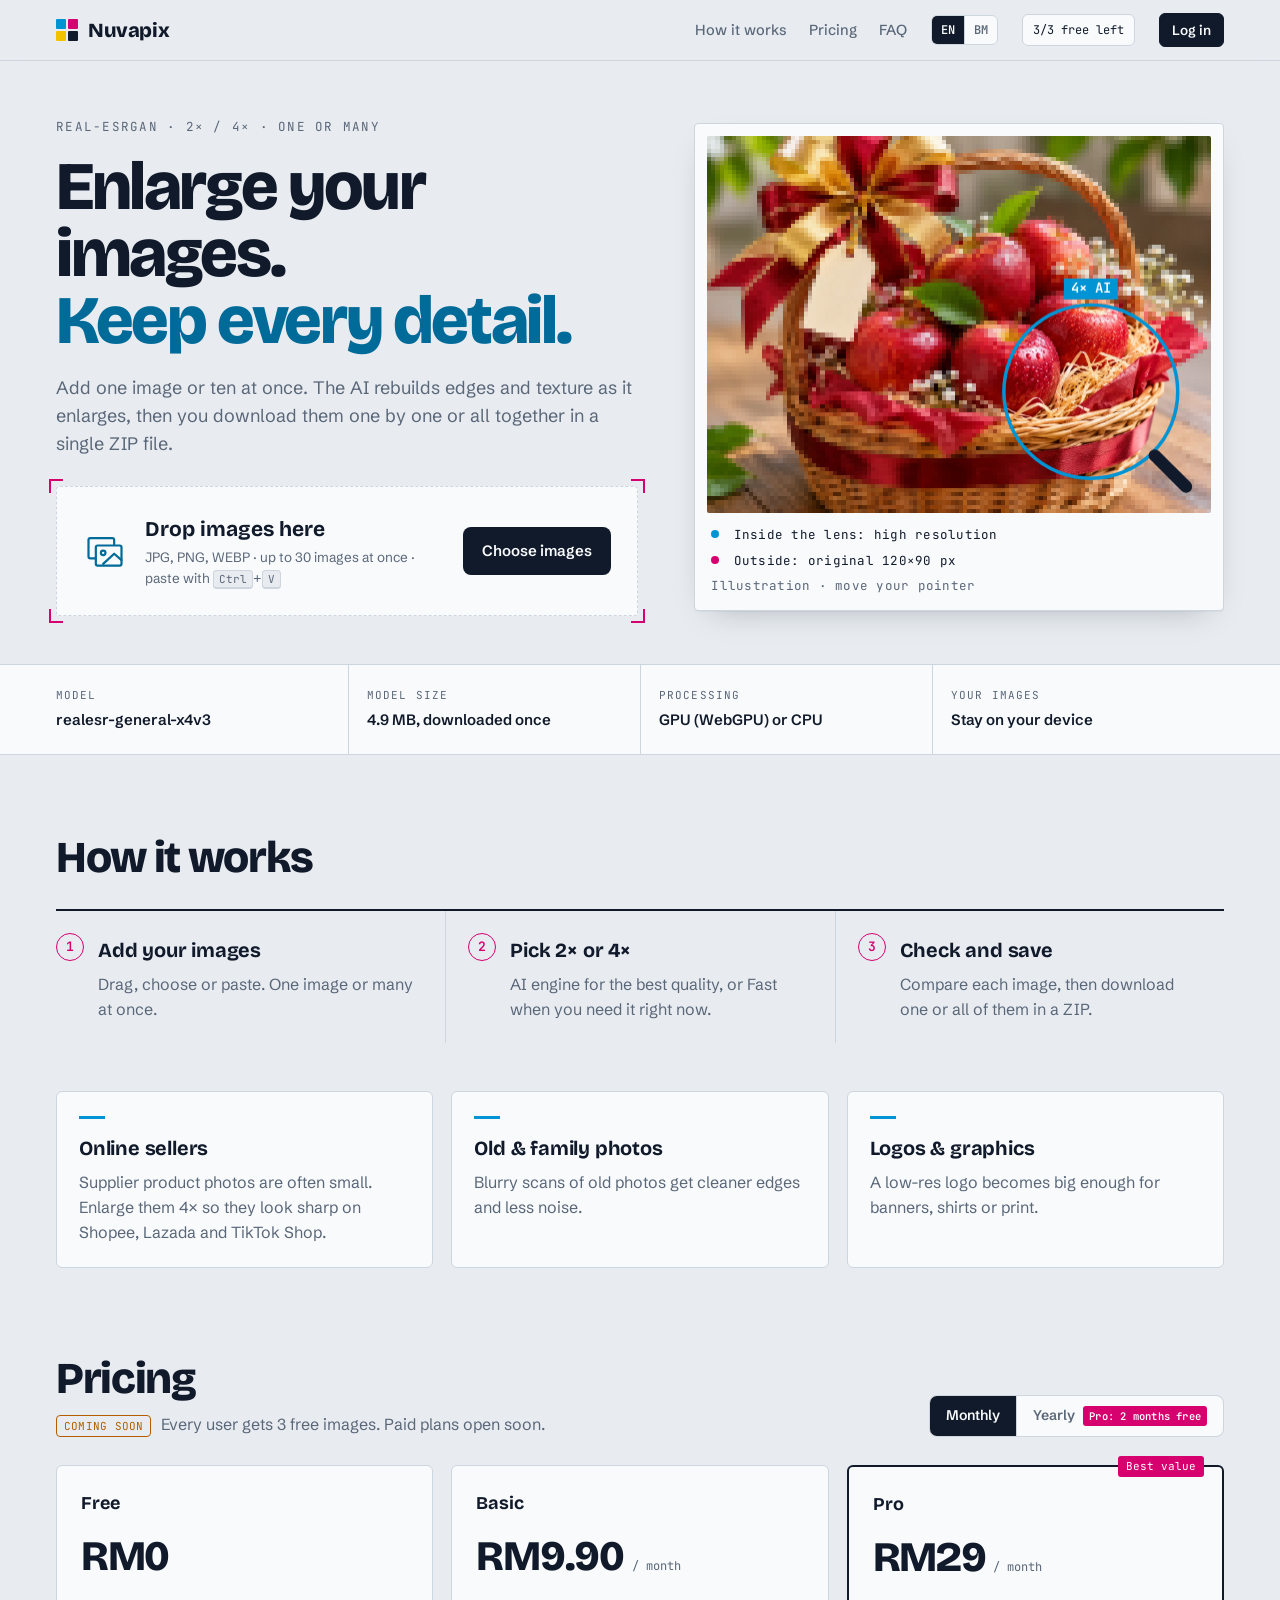
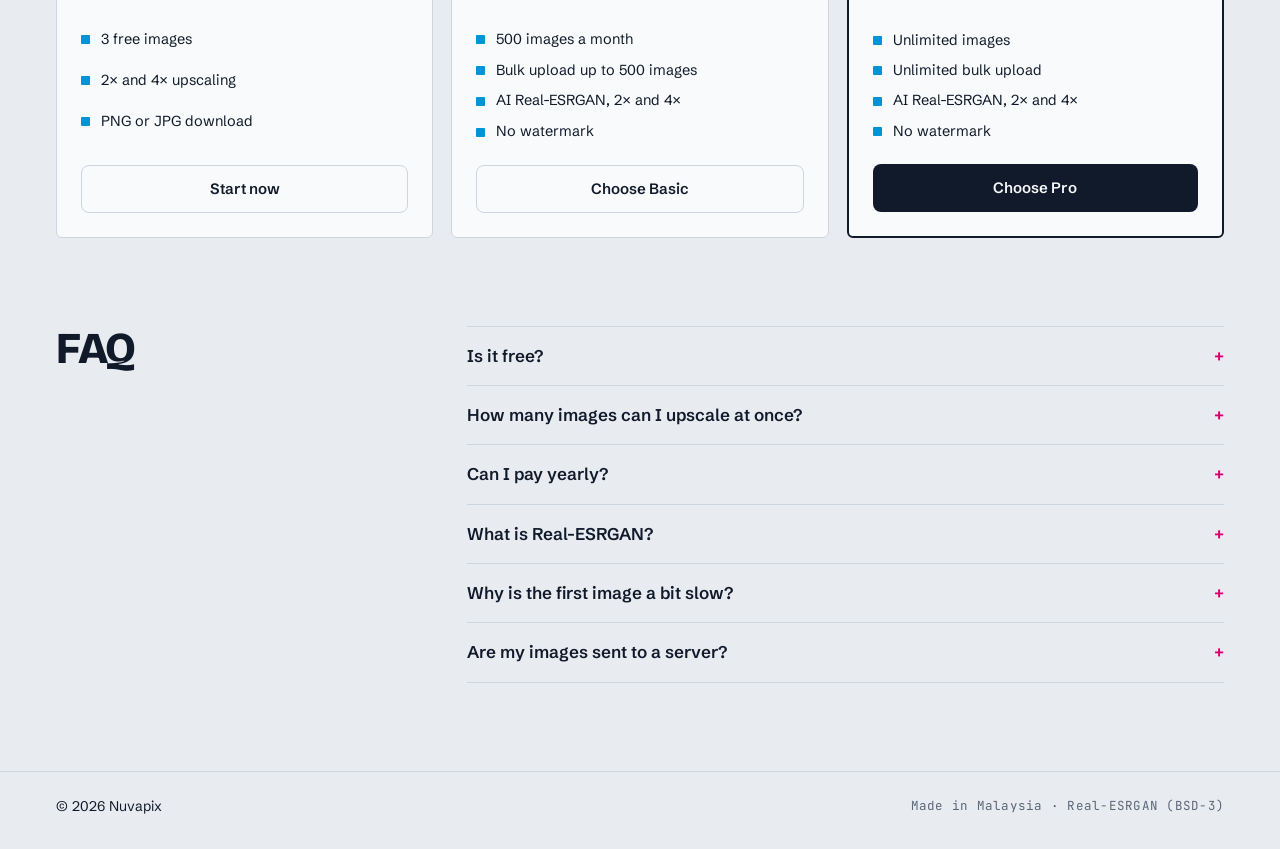
<file: nuvapix.com/index.html>
<!doctype html>
<html lang="en">
<head>
<meta charset="utf-8" />
<meta name="viewport" content="width=device-width, initial-scale=1, viewport-fit=cover" />
<!-- BUILD:HEAD -->
<title>Nuvapix</title>
<meta name="claude:viewport-fit-sides" content="cover" />
<meta name="description" content="Upscale images 2× or 4× with Real-ESRGAN AI. One image or many at once, right in your browser." />
<link rel="preconnect" href="https://fonts.googleapis.com" />
<link rel="preconnect" href="https://fonts.gstatic.com" crossorigin />
<link href="https://fonts.googleapis.com/css2?family=Bricolage+Grotesque:opsz,wght@12..96,500;12..96,700;12..96,800&family=Schibsted+Grotesk:wght@400;500;600;700&family=JetBrains+Mono:wght@400;600&display=swap" rel="stylesheet" />
<!-- /BUILD:HEAD -->
<link rel="stylesheet" href="styles.css?v=419347b9" />
</head>
<body>
<!-- BUILD:BODY -->
<header class="topbar">
  <div class="wrap topbar-inner">
    <a href="#" class="logo" aria-label="Nuvapix">
      <span class="logo-mark" aria-hidden="true"><i></i><i></i><i></i><i></i></span>
      <span data-brand>Nuvapix</span>
    </a>
    <nav class="toplinks">
      <a href="#cara" data-i18n="nav.how">How it works</a>
      <a href="#harga" data-i18n="nav.pricing">Pricing</a>
      <a href="#soalan" data-i18n="nav.faq">FAQ</a>
    </nav>
    <div class="lang" role="group" data-i18n-aria="lang.label" aria-label="Language">
      <button type="button" data-lang="en" aria-pressed="true">EN</button>
      <button type="button" data-lang="ms" aria-pressed="false">BM</button>
    </div>
    <span class="quota" id="usagePill">Free · unlimited</span>
    <button class="acct-btn" id="acctBtn" type="button" data-i18n="auth.login">Log in</button>
  </div>
</header>

<main>
  <!-- HERO -->
  <section class="hero">
    <div class="wrap hero-grid">
      <div class="hero-left">
        <p class="eyebrow mono" data-i18n="hero.eyebrow">Real-ESRGAN · 2× / 4× · one or many</p>
        <h1><span data-i18n="hero.h1a">Enlarge your images.</span><br /><span class="hl" data-i18n="hero.h1b">Keep every detail.</span></h1>
        <p class="lead" data-i18n="hero.lead">Add one image or ten at once. The AI rebuilds edges and texture as it enlarges, then you download them one by one or all together in a single ZIP file.</p>

        <div class="lightbox" id="dropZone" tabindex="0" role="button" data-i18n-aria="drop.aria" aria-label="Choose images to upload">
          <span class="crop tl"></span><span class="crop tr"></span><span class="crop bl"></span><span class="crop br"></span>
          <div class="lb-body">
            <svg class="lb-ico" viewBox="0 0 48 48" width="44" height="44" fill="none" stroke="currentColor" stroke-width="2.4" stroke-linecap="round" stroke-linejoin="round" aria-hidden="true"><rect x="6" y="10" width="28" height="22" rx="2"/><rect x="14" y="18" width="28" height="22" rx="2" fill="var(--paper)"/><circle cx="22" cy="26" r="2.5"/><path d="M42 34l-8-7-12 11"/></svg>
            <div>
              <p class="lb-title" data-i18n="drop.title">Drop images here</p>
              <p class="lb-sub" id="dropSub">JPG, PNG, WEBP · up to 30 images at once</p>
            </div>
            <button class="btn btn-ink" id="pickBtn" type="button" data-i18n="drop.pick">Choose images</button>
          </div>
          <input type="file" id="fileInput" accept="image/png,image/jpeg,image/webp" multiple hidden />
        </div>
      </div>

      <figure class="loupe-card">
        <canvas id="loupe" data-i18n-aria="loupe.aria" aria-label="Magnifier demo"></canvas>
        <figcaption class="mono small">
          <span><b class="dot-c"></b> <span data-i18n="loupe.in">Inside the lens: high resolution</span></span>
          <span><b class="dot-m"></b> <span data-i18n="loupe.out">Outside: original 120×90 px</span></span>
          <span class="muted" data-i18n="loupe.note">Illustration · move your pointer</span>
        </figcaption>
      </figure>
    </div>
  </section>

  <!-- WORKBENCH -->
  <section class="bench" id="bench" hidden>
    <div class="wrap">
      <div class="bench-bar">
        <div class="bar-group">
          <span class="bar-label mono" data-i18n="bench.engine">Engine</span>
          <div class="toggle" id="modeSeg" role="group">
            <button type="button" data-mode="ai" class="on">AI Real-ESRGAN</button>
            <button type="button" data-mode="classic" data-i18n="mode.fast">Fast</button>
          </div>
        </div>
        <div class="bar-group" id="lookGroup">
          <span class="bar-label mono" data-i18n="bench.look">Result</span>
          <div class="toggle" id="lookSeg" role="group">
            <button type="button" data-look="natural" class="on" data-i18n="look.natural">Natural</button>
            <button type="button" data-look="enhanced" data-i18n="look.enhanced">Enhanced</button>
          </div>
        </div>
        <div class="bar-group">
          <span class="bar-label mono" data-i18n="bench.size">Size</span>
          <div class="toggle" id="scaleSeg" role="group">
            <button type="button" data-scale="2">2×</button>
            <button type="button" data-scale="4" class="on">4×</button>
          </div>
        </div>
        <div class="bar-group">
          <span class="bar-label mono" data-i18n="bench.format">Format</span>
          <div class="toggle" id="fmtSeg" role="group">
            <button type="button" data-fmt="png" class="on">PNG</button>
            <button type="button" data-fmt="jpeg">JPG</button>
          </div>
        </div>
        <div class="bar-actions">
          <button class="btn btn-line" id="addBtn" type="button" data-i18n="bench.add">+ Add</button>
          <button class="btn btn-cyan" id="runBtn" type="button">Upscale all</button>
          <button class="btn btn-ink" id="zipBtn" type="button" disabled>Download ZIP</button>
        </div>
      </div>

      <div class="batch-status">
        <div class="bs-text"><b id="bsMain">0 / 0</b> <span class="muted" id="bsSub"></span></div>
        <div class="bs-bar"><div id="bsFill"></div></div>
      </div>

      <div class="bench-grid">
        <div class="viewer">
          <div class="compare no-result" id="compare">
            <img id="imgBefore" alt="" />
            <div class="compare-after"><img id="imgAfter" alt="" /></div>
            <div class="compare-handle"><span aria-hidden="true">⇆</span></div>
            <span class="ctag ctag-l mono" data-i18n="tag.orig">Original</span>
            <span class="ctag ctag-r mono">AI</span>
            <div class="working" id="working" hidden>
              <div class="working-box">
                <p class="mono" id="procText">…</p>
                <div class="wbar"><div id="barFill"></div></div>
              </div>
            </div>
          </div>
          <div class="viewer-foot">
            <p class="mono small" id="viewerMeta">—</p>
            <div class="zoom-row">
              <label class="mono small" for="zoom" data-i18n="zoom">Zoom</label>
              <input type="range" id="zoom" min="1" max="4" step="0.25" value="1" />
              <span class="mono small" id="zoomVal">1×</span>
            </div>
          </div>
        </div>

        <aside class="sheet">
          <div class="sheet-head">
            <p class="mono small" data-i18n="sheet.title">Contact sheet</p>
            <button class="link-btn" id="clearBtn" type="button" data-i18n="sheet.clear">Clear</button>
          </div>
          <ol class="frames" id="frames"></ol>
        </aside>
      </div>
      <p class="ai-note mono small" id="aiNote"></p>
    </div>
  </section>

  <!-- SPEC STRIP -->
  <section class="spec">
    <div class="wrap spec-grid">
      <div><span class="mono" data-i18n="spec.model">Model</span><b>realesr-general-x4v3</b></div>
      <div><span class="mono" data-i18n="spec.size">Model size</span><b data-i18n="spec.sizeV">4.9 MB, downloaded once</b></div>
      <div><span class="mono" data-i18n="spec.proc">Processing</span><b data-i18n="spec.procV">GPU (WebGPU) or CPU</b></div>
      <div><span class="mono" data-i18n="spec.yours">Your images</span><b data-i18n="spec.yoursV">Stay on your device</b></div>
    </div>
  </section>

  <!-- HOW IT WORKS -->
  <section class="block" id="cara">
    <div class="wrap">
      <h2 data-i18n="how.title">How it works</h2>
      <ol class="steps">
        <li><span class="step-n mono">1</span><div><h3 data-i18n="how.1h">Add your images</h3><p data-i18n="how.1p"></p></div></li>
        <li><span class="step-n mono">2</span><div><h3 data-i18n="how.2h">Pick 2× or 4×</h3><p data-i18n="how.2p"></p></div></li>
        <li><span class="step-n mono">3</span><div><h3 data-i18n="how.3h">Check and save</h3><p data-i18n="how.3p"></p></div></li>
      </ol>
      <div class="uses">
        <div class="use"><h3 data-i18n="use.1h">Online sellers</h3><p data-i18n="use.1p"></p></div>
        <div class="use"><h3 data-i18n="use.2h">Old &amp; family photos</h3><p data-i18n="use.2p"></p></div>
        <div class="use"><h3 data-i18n="use.3h">Logos &amp; graphics</h3><p data-i18n="use.3p"></p></div>
      </div>
    </div>
  </section>

  <!-- PRICING -->
  <section class="block" id="harga">
    <div class="wrap">
      <div class="price-head">
        <div>
          <h2 data-i18n="price.title">Pricing</h2>
          <p class="sub"><span class="soon mono" data-i18n="price.soon">Coming soon</span> <span data-i18n="price.sub">Every user gets 3 free images. Paid plans open soon.</span></p>
        </div>
        <div class="billing" role="group">
          <button type="button" data-bill="monthly" class="on" data-i18n="bill.monthly">Monthly</button>
          <button type="button" data-bill="yearly"><span data-i18n="bill.yearly">Yearly</span> <em class="save mono" data-i18n="bill.save">2 months free</em></button>
        </div>
      </div>
      <div class="plans" id="plans"></div>
    </div>
  </section>

  <!-- FAQ -->
  <section class="block" id="soalan">
    <div class="wrap faq-wrap">
      <h2 data-i18n="faq.title">FAQ</h2>
      <div class="faq">
        <details><summary data-i18n="faq.1q"></summary><p data-i18n="faq.1a"></p></details>
        <details><summary data-i18n="faq.2q"></summary><p id="faq2a"></p></details>
        <details><summary data-i18n="faq.3q"></summary><p data-i18n="faq.3a"></p></details>
        <details><summary data-i18n="faq.4q"></summary><p data-i18n="faq.4a"></p></details>
        <details><summary data-i18n="faq.5q"></summary><p data-i18n="faq.5a"></p></details>
        <details><summary data-i18n="faq.6q"></summary><p data-i18n="faq.6a"></p></details>
      </div>
    </div>
  </section>
</main>

<footer class="foot">
  <div class="wrap foot-inner">
    <span>© <span id="year"></span> <span data-brand>Nuvapix</span></span>
    <span class="mono small muted" data-i18n="foot.made">Made in Malaysia · Real-ESRGAN (BSD-3)</span>
  </div>
</footer>

<div class="modal" id="paywall" hidden>
  <div class="modal-back" data-close></div>
  <div class="modal-card" role="dialog" aria-modal="true" aria-labelledby="pwTitle">
    <button class="modal-x" data-close data-i18n-aria="pw.close" aria-label="Close">×</button>
    <h3 id="pwTitle"></h3>
    <p class="muted" id="pwText"></p>
    <div class="billing billing-sm" role="group">
      <button type="button" data-bill="monthly" class="on" data-i18n="bill.monthly">Monthly</button>
      <button type="button" data-bill="yearly"><span data-i18n="bill.yearly">Yearly</span> <em class="save mono" data-i18n="bill.save">2 months free</em></button>
    </div>
    <div class="pw-auth" id="pwAuth" hidden>
      <p data-i18n="pw.guest">Create a free account or log in to choose a plan.</p>
      <div class="pw-auth-btns">
        <button class="btn btn-line" type="button" data-auth-open="login" data-i18n="auth.login">Log in</button>
        <button class="btn btn-ink" type="button" data-auth-open="register" data-i18n="auth.register">Sign up</button>
      </div>
    </div>
    <div class="plans plans-modal" id="plansModal"></div>
    <p class="mono small muted" data-i18n="pw.demo">Payments are not active yet. This is a demo.</p>
  </div>
</div>

<div class="modal" id="authModal" hidden>
  <div class="modal-back" data-close></div>
  <div class="modal-card auth-card" role="dialog" aria-modal="true" aria-labelledby="authTitle">
    <button class="modal-x" type="button" data-close data-i18n-aria="pw.close" aria-label="Close">×</button>
    <div class="toggle auth-tabs" role="group">
      <button type="button" data-auth-tab="login" class="on" data-i18n="auth.login">Log in</button>
      <button type="button" data-auth-tab="register" data-i18n="auth.register">Sign up</button>
    </div>
    <h3 id="authTitle">Log in</h3>
    <p class="muted" id="authSub"></p>
    <form id="authForm" class="auth-form" novalidate>
      <label class="field" id="nameField"><span data-i18n="auth.name">Name</span><input name="name" autocomplete="name" maxlength="80" /></label>
      <label class="field"><span data-i18n="auth.email">Email</span><input name="email" type="email" autocomplete="email" maxlength="190" required /></label>
      <label class="field"><span data-i18n="auth.password">Password</span><input name="password" type="password" autocomplete="current-password" minlength="8" maxlength="200" required /></label>
      <p class="mono small muted" id="pwHint" data-i18n="auth.pwHint">At least 8 characters.</p>
      <p class="auth-err" id="authErr" role="alert" hidden></p>
      <button class="btn btn-ink" id="authSubmit" type="submit">Log in</button>
    </form>
  </div>
</div>

<div class="modal" id="acctModal" hidden>
  <div class="modal-back" data-close></div>
  <div class="modal-card auth-card" role="dialog" aria-modal="true" aria-labelledby="acctTitle">
    <button class="modal-x" type="button" data-close data-i18n-aria="pw.close" aria-label="Close">×</button>
    <h3 id="acctTitle" data-i18n="acct.title">Your account</h3>
    <dl class="acct-info" id="acctInfo"></dl>
    <div class="acct-actions">
      <a class="btn btn-cyan" id="acctAdmin" href="admin.html" hidden data-i18n="acct.admin">Admin dashboard</a>
      <button class="btn btn-line" id="acctUpgrade" type="button" data-i18n="acct.upgrade">See plans</button>
      <button class="btn btn-ink" id="acctLogout" type="button" data-i18n="acct.logout">Log out</button>
    </div>
  </div>
</div>
<div class="toast" id="toast" role="status" hidden></div>
<!-- /BUILD:BODY -->

<script src="config.js?v=d2d52063"></script>
<script src="account.js?v=282f0c10"></script>
<script src="i18n.js?v=d0004850"></script>
<script src="upscaler.js?v=b6b87958"></script>
<script src="zip.js?v=f929eb47"></script>
<script src="app.js?v=869c1044"></script>
</body>
</html>
</file>
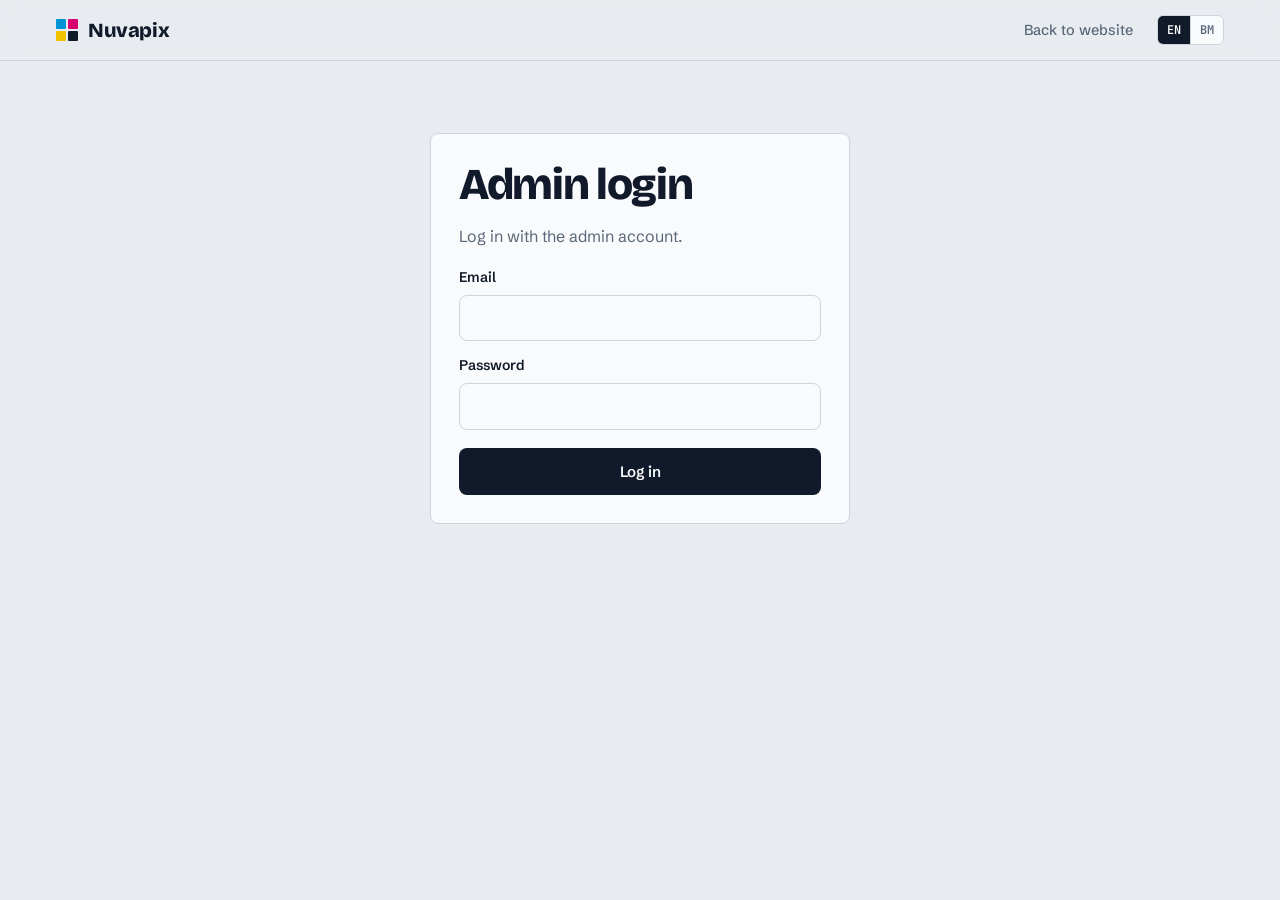
<file: nuvapix.com/admin.html>
<!doctype html>
<html lang="en">
<head>
<meta charset="utf-8" />
<meta name="viewport" content="width=device-width, initial-scale=1, viewport-fit=cover" />
<meta name="robots" content="noindex, nofollow" />
<title>Nuvapix Admin</title>
<link rel="preconnect" href="https://fonts.googleapis.com" />
<link rel="preconnect" href="https://fonts.gstatic.com" crossorigin />
<link href="https://fonts.googleapis.com/css2?family=Bricolage+Grotesque:opsz,wght@12..96,500;12..96,700;12..96,800&family=Schibsted+Grotesk:wght@400;500;600;700&family=JetBrains+Mono:wght@400;600&display=swap" rel="stylesheet" />
<link rel="stylesheet" href="styles.css?v=419347b9" />
</head>
<body>
<header class="topbar">
  <div class="wrap topbar-inner">
    <a href="./" class="logo" aria-label="Nuvapix">
      <span class="logo-mark" aria-hidden="true"><i></i><i></i><i></i><i></i></span>
      <span>Nuvapix</span>
    </a>
    <nav class="toplinks"><a href="./" data-i18n="adm.back">Back to website</a></nav>
    <div class="lang" role="group" data-i18n-aria="lang.label" aria-label="Language">
      <button type="button" data-lang="en" aria-pressed="true">EN</button>
      <button type="button" data-lang="ms" aria-pressed="false">BM</button>
    </div>
    <button class="acct-btn" id="logoutBtn" type="button" hidden data-i18n="acct.logout">Log out</button>
  </div>
</header>

<main class="wrap adm-main">
  <section class="adm-gate" id="gate" hidden>
    <h2 data-i18n="adm.gate">Admin login</h2>
    <p class="muted" id="gateSub" data-i18n="adm.gateSub">Log in with the admin account.</p>
    <form id="gateForm" class="auth-form" novalidate>
      <label class="field"><span data-i18n="auth.email">Email</span><input name="email" type="email" autocomplete="username" required /></label>
      <label class="field"><span data-i18n="auth.password">Password</span><input name="password" type="password" autocomplete="current-password" required /></label>
      <p class="auth-err" id="gateErr" role="alert" hidden></p>
      <button class="btn btn-ink" type="submit" data-i18n="auth.login">Log in</button>
    </form>
  </section>

  <section id="dash" hidden>
    <div class="adm-head">
      <h1 data-i18n="adm.title">Admin dashboard</h1>
      <span class="mono small muted" id="who"></span>
    </div>
    <div class="adm-stats" id="stats"></div>
    <div class="adm-tools">
      <input type="search" id="q" data-i18n-ph="adm.search" placeholder="Search name or email" />
      <select id="filter">
        <option value="" data-i18n="adm.fAll">All plans</option>
        <option value="free" data-i18n="adm.stFree">Free</option>
        <option value="basic" data-i18n="adm.stBasic">Basic</option>
        <option value="pro" data-i18n="adm.stPro">Pro</option>
        <option value="expired" data-i18n="adm.fExpired">Expired</option>
        <option value="disabled" data-i18n="adm.fDisabled">Disabled</option>
      </select>
      <button class="btn btn-line" id="refresh" type="button" data-i18n="adm.refresh">Refresh</button>
      <span class="mono small muted" id="count"></span>
    </div>
    <div class="adm-table-wrap">
      <table class="adm-table">
        <thead><tr>
          <th data-i18n="adm.cUser">User</th>
          <th data-i18n="adm.cPlan">Plan</th>
          <th data-i18n="adm.cExpires">Active until</th>
          <th data-i18n="adm.cUsage">Usage</th>
          <th data-i18n="adm.cStatus">Account</th>
          <th data-i18n="adm.cActions">Actions</th>
        </tr></thead>
        <tbody id="rows"></tbody>
      </table>
      <p class="adm-empty" id="empty" hidden data-i18n="adm.empty">No users match.</p>
    </div>
  </section>
</main>
<div class="toast" id="toast" role="status" hidden></div>

<script src="config.js?v=d2d52063"></script>
<script src="account.js?v=282f0c10"></script>
<script src="i18n.js?v=d0004850"></script>
<script src="admin.js?v=3c63ad36"></script>
</body>
</html>
</file>
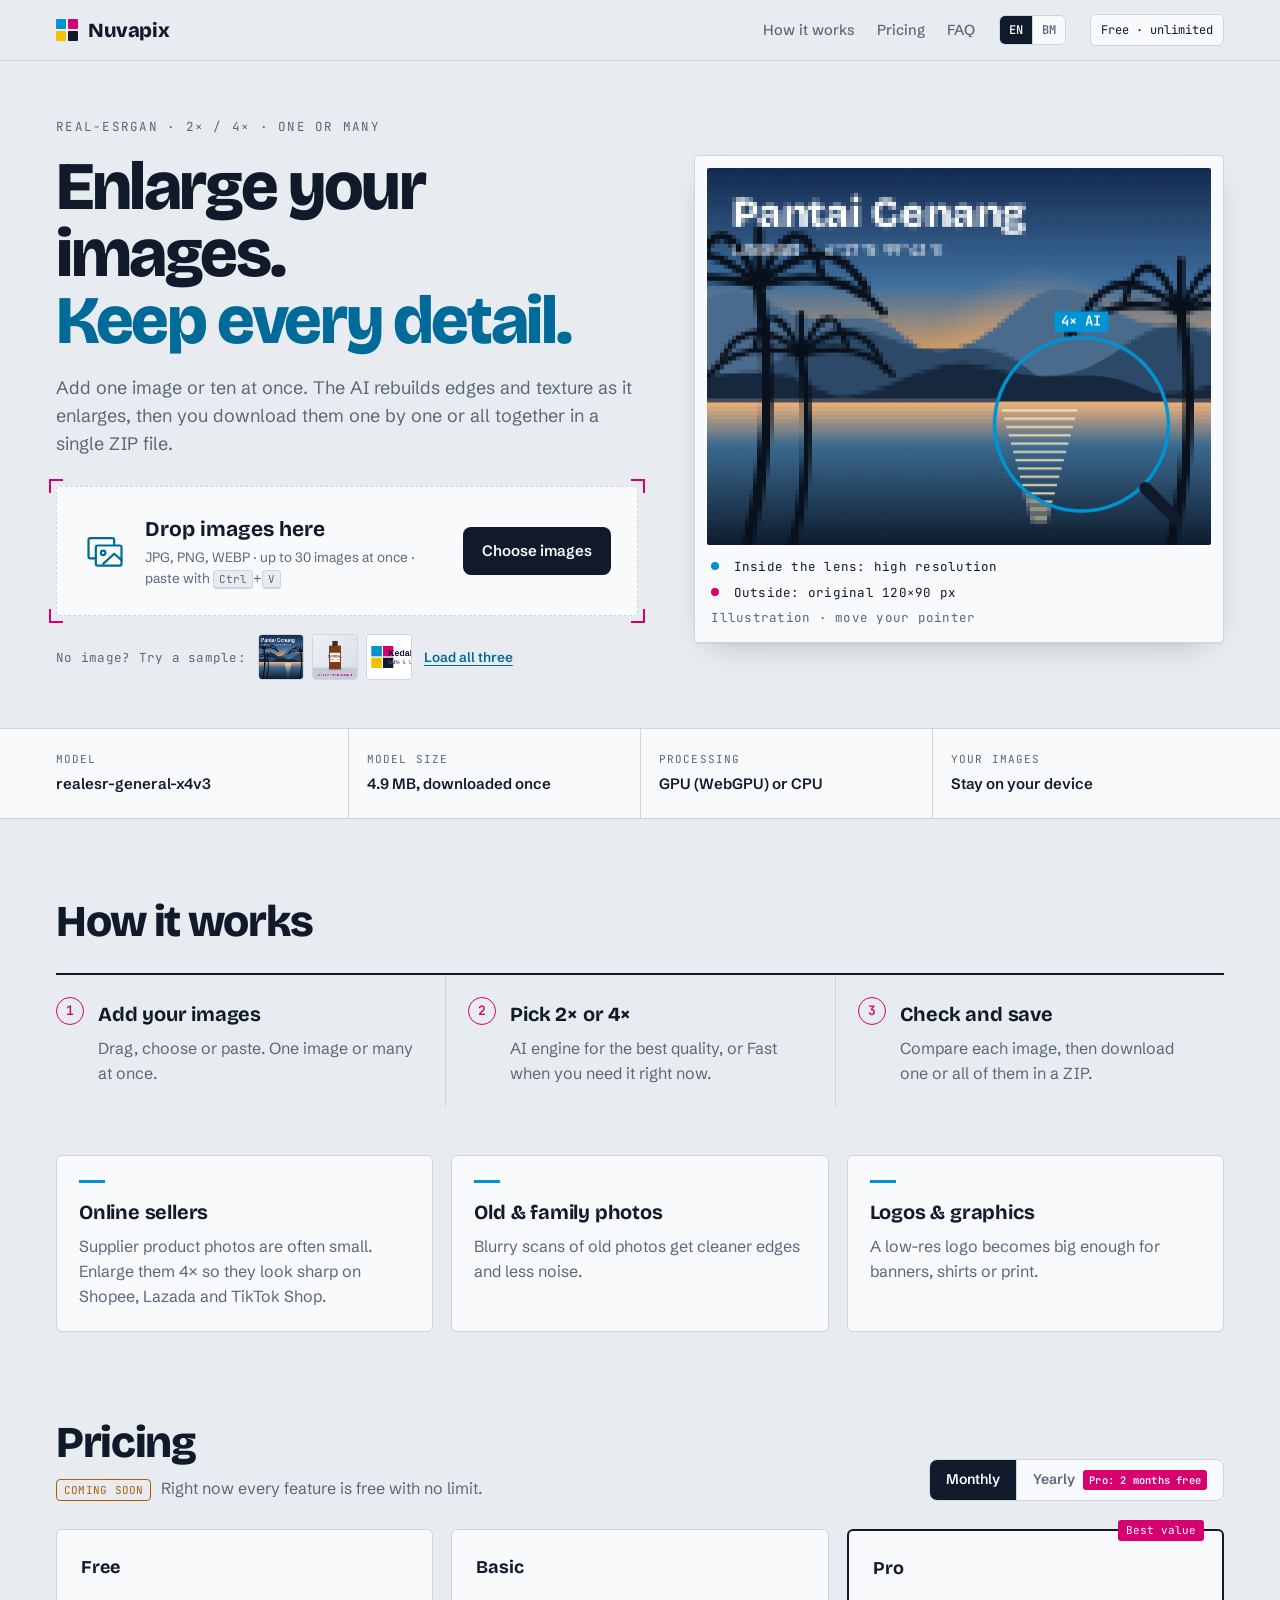
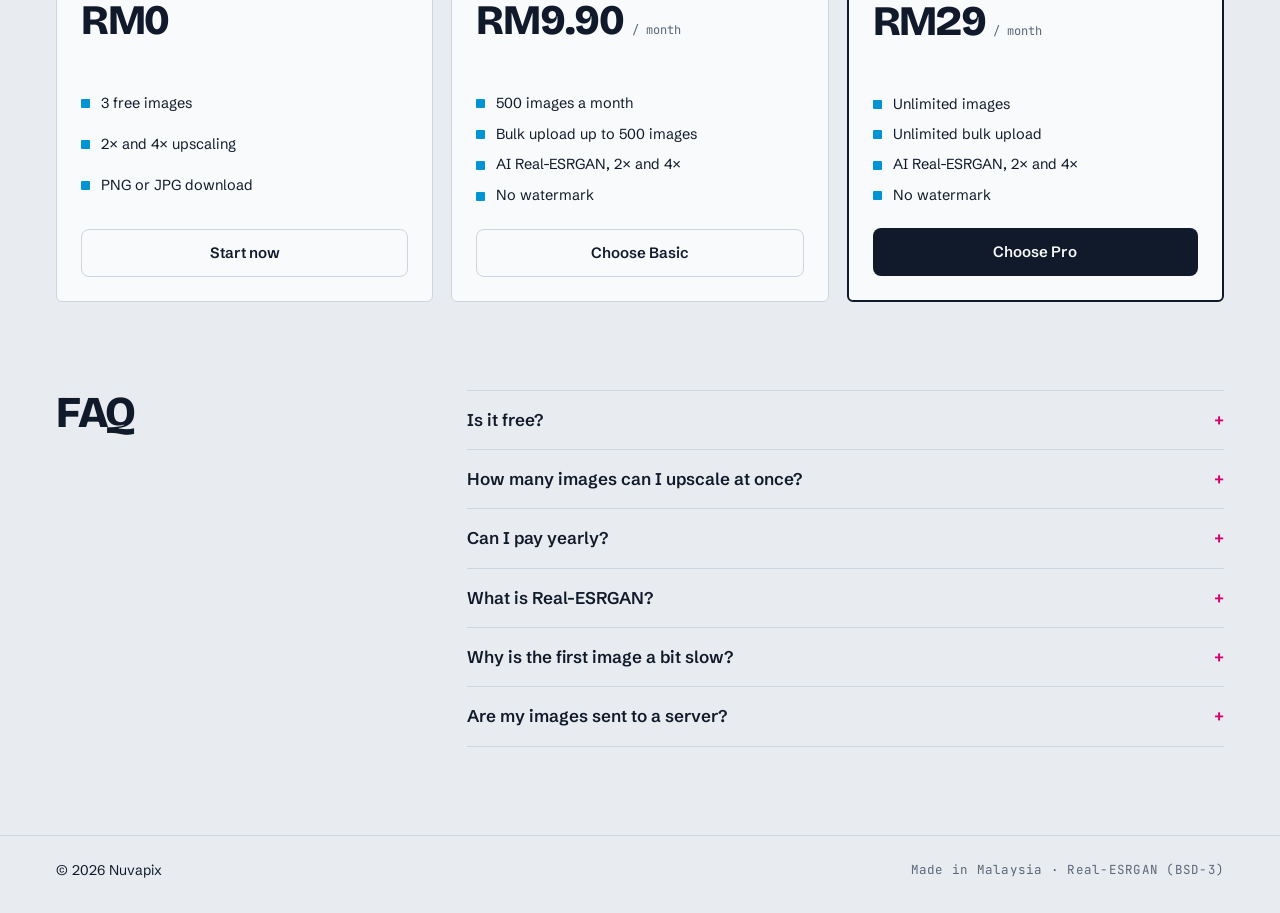
<file: nuvapix.com/nuvapix.html>
<!doctype html>
<html lang="en">
<head>
<meta charset="utf-8" />
<meta name="viewport" content="width=device-width, initial-scale=1, viewport-fit=cover" />
<!-- BUILD:HEAD -->
<title>Nuvapix</title>
<meta name="claude:viewport-fit-sides" content="cover" />
<meta name="description" content="Upscale images 2× or 4× with Real-ESRGAN AI. One image or many at once, right in your browser." />
<link rel="preconnect" href="https://fonts.googleapis.com" />
<link rel="preconnect" href="https://fonts.gstatic.com" crossorigin />
<link href="https://fonts.googleapis.com/css2?family=Bricolage+Grotesque:opsz,wght@12..96,500;12..96,700;12..96,800&family=Schibsted+Grotesk:wght@400;500;600;700&family=JetBrains+Mono:wght@400;600&display=swap" rel="stylesheet" />
<!-- /BUILD:HEAD -->
<style>
/* Konsep: makmal foto — meja cahaya (lightbox) dengan tanda potong,
   helaian kontak untuk barisan gambar, warna dakwat proses CMYK. */
:root {
  --bg: #e8ecf0;          /* meja kerja kelabu-biru */
  --paper: #f8fafb;       /* kertas foto */
  --ink: #111a2b;         /* dakwat navy */
  --muted: #5a6779;
  --line: #cdd5df;
  --cyan: #0094d4;        /* dakwat cyan */
  --cyan-ink: #006a99;    /* cyan untuk teks atas latar cerah */
  --magenta: #d6006f;     /* tanda daftar */
  --ok: #138a52;
  --warn: #b25e00;
  --err: #c0262d;
  --on-ink: #f8fafb;
  --shadow: 0 1px 0 rgba(17,26,43,.04), 0 12px 32px -18px rgba(17,26,43,.35);
  --f-display: "Bricolage Grotesque", "Avenir Next Condensed", "Arial Narrow", system-ui, sans-serif;
  --f-body: "Schibsted Grotesk", "Helvetica Neue", Arial, system-ui, sans-serif;
  --f-mono: "JetBrains Mono", ui-monospace, "SF Mono", Menlo, monospace;
}
@media (prefers-color-scheme: dark) {
  :root:not([data-theme="light"]) {
    --bg: #0b0f16; --paper: #131924; --ink: #e6ecf4; --muted: #8e9bb0; --line: #263041;
    --cyan: #33bdf5; --cyan-ink: #5fcdf8; --magenta: #ff4fa6; --ok: #3ccf8a; --warn: #f0a443; --err: #ff6b70;
    --on-ink: #0b0f16; --shadow: 0 12px 32px -18px rgba(0,0,0,.8); color-scheme: dark;
  }
}
:root[data-theme="dark"] {
  --bg: #0b0f16; --paper: #131924; --ink: #e6ecf4; --muted: #8e9bb0; --line: #263041;
  --cyan: #33bdf5; --cyan-ink: #5fcdf8; --magenta: #ff4fa6; --ok: #3ccf8a; --warn: #f0a443; --err: #ff6b70;
  --on-ink: #0b0f16; --shadow: 0 12px 32px -18px rgba(0,0,0,.8); color-scheme: dark;
}

* { box-sizing: border-box; }
html { scroll-behavior: smooth; }
body { margin: 0; background: var(--bg); color: var(--ink); font-family: var(--f-body); font-size: 16px; line-height: 1.55; -webkit-font-smoothing: antialiased; overflow-x: hidden; }
body::before { content: ""; position: fixed; inset: 0 0 auto; height: env(safe-area-inset-top, 0px); z-index: 60; background: var(--bg); }
h1, h2, h3, .logo { font-family: var(--f-display); text-wrap: balance; }
img, canvas { display: block; max-width: 100%; }
a { color: inherit; }
[hidden] { display: none !important; }
.wrap { width: 100%; max-width: 1200px; margin: 0 auto; padding-left: max(16px, env(safe-area-inset-left, 0px)); padding-right: max(16px, env(safe-area-inset-right, 0px)); }
.mono { font-family: var(--f-mono); letter-spacing: .02em; }
.small { font-size: 12.5px; }
.muted { color: var(--muted); }
:focus-visible { outline: 2px solid var(--cyan); outline-offset: 2px; }

/* TOPBAR */
.topbar { position: sticky; top: env(safe-area-inset-top, 0px); z-index: 50; background: color-mix(in srgb, var(--bg) 88%, transparent); backdrop-filter: blur(10px); border-bottom: 1px solid var(--line); }
.topbar-inner { display: flex; align-items: center; gap: 24px; height: 60px; }
.logo { display: flex; align-items: center; gap: 10px; font-weight: 800; font-size: 20px; text-decoration: none; letter-spacing: -.02em; }
.logo-mark { display: grid; grid-template-columns: 1fr 1fr; gap: 2px; width: 22px; height: 22px; }
.logo-mark i { display: block; border-radius: 1px; }
.logo-mark i:nth-child(1) { background: var(--cyan); }
.logo-mark i:nth-child(2) { background: var(--magenta); }
.logo-mark i:nth-child(3) { background: #f2c200; }
.logo-mark i:nth-child(4) { background: var(--ink); }
.toplinks { display: flex; gap: 22px; margin-left: auto; font-size: 14.5px; font-weight: 500; }
.toplinks a { text-decoration: none; color: var(--muted); }
.toplinks a:hover { color: var(--ink); }
.lang { display: inline-flex; border: 1px solid var(--line); border-radius: 6px; overflow: hidden; background: var(--paper); }
.lang button { font: inherit; font-family: var(--f-mono); font-size: 12px; font-weight: 600; padding: 5px 9px; border: 0; background: transparent; color: var(--muted); cursor: pointer; }
.lang button + button { border-left: 1px solid var(--line); }
.lang button[aria-pressed="true"] { background: var(--ink); color: var(--on-ink); }
.quota { font-family: var(--f-mono); font-size: 12px; padding: 6px 10px; border: 1px solid var(--line); border-radius: 6px; background: var(--paper); white-space: nowrap; }
.quota.warn { border-color: var(--warn); color: var(--warn); }

/* BUTTONS */
.btn { display: inline-flex; align-items: center; justify-content: center; gap: 8px; font: inherit; font-weight: 600; font-size: 15px; padding: 11px 18px; border-radius: 8px; border: 1px solid transparent; cursor: pointer; transition: transform .12s, background .2s, border-color .2s, opacity .2s; white-space: nowrap; }
.btn:active { transform: translateY(1px); }
.btn:disabled { opacity: .45; cursor: not-allowed; }
.btn-ink { background: var(--ink); color: var(--on-ink); }
.btn-ink:hover:not(:disabled) { background: color-mix(in srgb, var(--ink) 85%, var(--cyan)); }
.btn-cyan { background: var(--cyan); color: #fff; }
.btn-cyan:hover:not(:disabled) { background: color-mix(in srgb, var(--cyan) 85%, var(--ink)); }
.btn-line { background: var(--paper); color: var(--ink); border-color: var(--line); }
.btn-line:hover:not(:disabled) { border-color: var(--ink); }
.link-btn { background: none; border: 0; padding: 0; font: inherit; font-size: 13.5px; font-weight: 600; color: var(--cyan-ink); cursor: pointer; text-decoration: underline; text-underline-offset: 3px; }

/* HERO */
.hero { padding-block: 56px 48px; }
.hero-grid { display: grid; grid-template-columns: minmax(0, 1.1fr) minmax(0, 1fr); gap: 56px; align-items: center; }
.eyebrow { margin: 0 0 18px; font-size: 12.5px; color: var(--muted); text-transform: uppercase; letter-spacing: .1em; }
h1 { font-size: clamp(38px, 5.6vw, 68px); line-height: .98; letter-spacing: -.035em; margin: 0 0 20px; font-weight: 800; }
h1 .hl { color: var(--cyan-ink); }
.lead { font-size: 18px; color: var(--muted); max-width: 54ch; margin: 0 0 28px; }

.lightbox { position: relative; background: var(--paper); border: 1.5px dashed var(--line); border-radius: 4px; padding: 26px; cursor: pointer; transition: border-color .2s, background .2s; outline: none; }
.lightbox:hover, .lightbox:focus-visible { border-color: var(--cyan); }
.lightbox.over { border-color: var(--cyan); background: color-mix(in srgb, var(--cyan) 8%, var(--paper)); }
.crop { position: absolute; width: 14px; height: 14px; border-color: var(--magenta); border-style: solid; border-width: 0; }
.crop.tl { top: -8px; left: -8px; border-top-width: 2px; border-left-width: 2px; }
.crop.tr { top: -8px; right: -8px; border-top-width: 2px; border-right-width: 2px; }
.crop.bl { bottom: -8px; left: -8px; border-bottom-width: 2px; border-left-width: 2px; }
.crop.br { bottom: -8px; right: -8px; border-bottom-width: 2px; border-right-width: 2px; }
.lb-body { display: flex; align-items: center; gap: 18px; flex-wrap: wrap; }
.lb-body > div { flex: 1; min-width: 200px; }
.lb-ico { color: var(--cyan-ink); flex: none; }
.lb-title { margin: 0; font-family: var(--f-display); font-weight: 700; font-size: 21px; }
.lb-sub { margin: 2px 0 0; font-size: 13.5px; color: var(--muted); }
kbd { font-family: var(--f-mono); font-size: 11px; padding: 1px 5px; border: 1px solid var(--line); border-bottom-width: 2px; border-radius: 4px; background: var(--bg); }
.samples { display: flex; align-items: center; gap: 12px; flex-wrap: wrap; margin-top: 18px; color: var(--muted); }
.sample-row { display: flex; gap: 8px; }
.sample-row button { width: 46px; height: 46px; padding: 0; border: 1px solid var(--line); border-radius: 4px; overflow: hidden; cursor: pointer; background: var(--paper); transition: transform .15s, border-color .15s; }
.sample-row button:hover { transform: translateY(-2px); border-color: var(--ink); }
.sample-row canvas { width: 100%; height: 100%; }

.loupe-card { margin: 0; background: var(--paper); border: 1px solid var(--line); border-radius: 4px; padding: 12px; box-shadow: var(--shadow); }
#loupe { width: 100%; aspect-ratio: 4 / 3; border-radius: 2px; cursor: none; touch-action: none; background: var(--bg); }
.loupe-card figcaption { display: flex; flex-wrap: wrap; gap: 6px 18px; padding: 12px 4px 2px; color: var(--ink); }
.loupe-card figcaption b { display: inline-block; width: 8px; height: 8px; border-radius: 50%; margin-right: 6px; vertical-align: 1px; }
.dot-c { background: var(--cyan); } .dot-m { background: var(--magenta); }

/* BENCH */
.bench { padding-block: 8px 48px; scroll-margin-top: 72px; }
.bench-bar { display: flex; flex-wrap: wrap; align-items: end; gap: 14px 22px; padding: 14px; background: var(--paper); border: 1px solid var(--line); border-radius: 6px; }
.bar-group { display: grid; gap: 6px; }
.bar-label { font-size: 11px; text-transform: uppercase; letter-spacing: .1em; color: var(--muted); }
.toggle { display: inline-flex; border: 1px solid var(--line); border-radius: 7px; overflow: hidden; background: var(--bg); }
.toggle button { font: inherit; font-size: 14px; font-weight: 600; padding: 8px 14px; border: 0; background: transparent; color: var(--muted); cursor: pointer; }
.toggle button + button { border-left: 1px solid var(--line); }
.toggle button.on { background: var(--ink); color: var(--on-ink); }
.bar-actions { display: flex; gap: 10px; margin-left: auto; flex-wrap: wrap; }

.batch-status { display: grid; grid-template-columns: auto 1fr; align-items: center; gap: 16px; padding: 14px 4px; }
.bs-text { font-size: 14.5px; }
.bs-bar { height: 4px; background: var(--line); border-radius: 2px; overflow: hidden; }
.bs-bar div { height: 100%; width: 0; background: var(--cyan); transition: width .3s; }

.bench-grid { display: grid; grid-template-columns: minmax(0, 1fr) 340px; gap: 18px; align-items: start; }
.viewer { background: var(--paper); border: 1px solid var(--line); border-radius: 6px; padding: 12px; min-width: 0; }
.compare { position: relative; overflow: hidden; border-radius: 2px; aspect-ratio: 4 / 3; max-height: 70vh; margin: 0 auto; max-width: 100%; user-select: none; touch-action: none; cursor: ew-resize;
  background-color: var(--bg); background-image: linear-gradient(45deg, var(--line) 25%, transparent 25%, transparent 75%, var(--line) 75%), linear-gradient(45deg, var(--line) 25%, transparent 25%, transparent 75%, var(--line) 75%); background-size: 18px 18px; background-position: 0 0, 9px 9px; }
.compare img { position: absolute; inset: 0; width: 100%; height: 100%; object-fit: contain; pointer-events: none; transform-origin: var(--ox, 50%) var(--oy, 50%); transform: scale(var(--z, 1)); }
#imgBefore { image-rendering: pixelated; }
.compare-after { position: absolute; inset: 0; clip-path: inset(0 0 0 var(--pos, 50%)); }
.compare-handle { position: absolute; top: 0; bottom: 0; left: var(--pos, 50%); width: 2px; background: var(--cyan); transform: translateX(-50%); pointer-events: none; }
.compare-handle span { position: absolute; top: 50%; left: 50%; transform: translate(-50%, -50%); width: 34px; height: 34px; border-radius: 50%; display: grid; place-items: center; background: var(--cyan); color: #fff; font-size: 16px; font-weight: 700; box-shadow: 0 4px 14px rgba(0,0,0,.25); }
.ctag { position: absolute; top: 10px; font-size: 11px; padding: 3px 8px; border-radius: 4px; background: rgba(17,26,43,.78); color: #fff; pointer-events: none; }
.ctag-l { left: 10px; } .ctag-r { right: 10px; background: var(--cyan); }
.compare.no-result { cursor: default; }
.compare.no-result .compare-after, .compare.no-result .compare-handle, .compare.no-result .ctag-r { display: none; }
.working { position: absolute; inset: 0; display: grid; place-items: center; background: color-mix(in srgb, var(--paper) 55%, transparent); }
.working-box { background: var(--paper); border: 1px solid var(--line); border-radius: 6px; padding: 16px 18px; min-width: 240px; box-shadow: var(--shadow); }
.working-box p { margin: 0 0 10px; font-size: 13px; }
.wbar { height: 4px; background: var(--line); border-radius: 2px; overflow: hidden; }
.wbar div { height: 100%; width: 0; background: repeating-linear-gradient(90deg, var(--cyan) 0 10px, var(--magenta) 10px 14px); transition: width .2s; }
.viewer-foot { display: flex; justify-content: space-between; align-items: center; gap: 12px; flex-wrap: wrap; padding: 10px 2px 0; }
.viewer-foot p { margin: 0; color: var(--muted); }
.zoom-row { display: flex; align-items: center; gap: 8px; min-width: 200px; }
.zoom-row input { flex: 1; accent-color: var(--cyan); }

.sheet { background: var(--ink); color: var(--on-ink); border-radius: 6px; padding: 12px; min-width: 0; max-height: 78vh; display: flex; flex-direction: column; }
.sheet-head { display: flex; justify-content: space-between; align-items: center; padding: 0 2px 10px; }
.sheet-head p { margin: 0; text-transform: uppercase; letter-spacing: .1em; opacity: .7; }
.sheet .link-btn { color: var(--on-ink); opacity: .8; }
.frames { list-style: none; margin: 0; padding: 0; display: grid; gap: 8px; overflow-y: auto; }
.frame { display: grid; grid-template-columns: 22px 56px minmax(0, 1fr) auto; align-items: center; gap: 10px; padding: 8px; border-radius: 4px; border: 1px solid color-mix(in srgb, var(--on-ink) 14%, transparent); cursor: pointer; transition: border-color .15s, background .15s; }
.frame:hover { border-color: color-mix(in srgb, var(--on-ink) 35%, transparent); }
.frame.sel { border-color: var(--cyan); background: color-mix(in srgb, var(--cyan) 14%, transparent); }
.f-no { font-family: var(--f-mono); font-size: 11px; opacity: .6; writing-mode: vertical-rl; transform: rotate(180deg); text-align: center; }
.f-thumb { width: 56px; height: 42px; object-fit: cover; border-radius: 2px; background: color-mix(in srgb, var(--on-ink) 10%, transparent); }
.f-info { min-width: 0; }
.f-name { font-size: 13.5px; font-weight: 600; white-space: nowrap; overflow: hidden; text-overflow: ellipsis; }
.f-meta { font-family: var(--f-mono); font-size: 11px; opacity: .7; font-variant-numeric: tabular-nums; }
.f-status { font-family: var(--f-mono); font-size: 10.5px; display: inline-block; margin-top: 3px; padding: 1px 6px; border-radius: 3px; border: 1px solid currentColor; }
.st-queued { color: color-mix(in srgb, var(--on-ink) 70%, transparent); }
.st-processing { color: var(--cyan); }
.st-done { color: var(--ok); }
.st-error { color: var(--err); }
.f-acts { display: flex; flex-direction: column; gap: 4px; }
.f-acts button { width: 28px; height: 28px; border-radius: 4px; border: 1px solid color-mix(in srgb, var(--on-ink) 20%, transparent); background: transparent; color: var(--on-ink); cursor: pointer; font-size: 13px; line-height: 1; display: grid; place-items: center; }
.f-acts button:hover:not(:disabled) { border-color: var(--cyan); color: var(--cyan); }
.f-acts button:disabled { opacity: .3; cursor: default; }
.ai-note { color: var(--muted); margin: 12px 2px 0; }

/* SPEC */
.spec { border-block: 1px solid var(--line); background: var(--paper); }
.spec-grid { display: grid; grid-template-columns: repeat(4, minmax(0, 1fr)); }
.spec-grid div { padding-block: 22px; padding-inline: 0 18px; display: grid; gap: 4px; }
.spec-grid div + div { border-left: 1px solid var(--line); padding-left: 18px; }
.spec-grid span { font-size: 11px; text-transform: uppercase; letter-spacing: .1em; color: var(--muted); }
.spec-grid b { font-weight: 600; font-size: 15px; }

/* BLOCKS */
.block { padding-block: 80px 8px; }
h2 { font-size: clamp(30px, 3.6vw, 44px); letter-spacing: -.03em; line-height: 1.05; margin: 0 0 28px; font-weight: 800; }
.sub { color: var(--muted); margin: -12px 0 28px; }
.steps { list-style: none; padding: 0; margin: 0; display: grid; grid-template-columns: repeat(3, minmax(0, 1fr)); border-top: 2px solid var(--ink); }
.steps li { display: flex; gap: 14px; padding: 22px 22px 22px 0; }
.steps li + li { padding-left: 22px; border-left: 1px solid var(--line); }
.step-n { flex: none; width: 28px; height: 28px; display: grid; place-items: center; border-radius: 50%; border: 1.5px solid var(--magenta); color: var(--magenta); font-size: 13px; font-weight: 600; }
.steps h3, .use h3 { margin: 2px 0 6px; font-size: 20px; letter-spacing: -.01em; }
.steps p, .use p { margin: 0; color: var(--muted); }
.uses { display: grid; grid-template-columns: repeat(3, minmax(0, 1fr)); gap: 18px; margin-top: 48px; }
.use { background: var(--paper); border: 1px solid var(--line); border-radius: 6px; padding: 22px; }
.use h3::before { content: ""; display: block; width: 26px; height: 3px; background: var(--cyan); margin-bottom: 14px; }

.soon { font-size: 11px; text-transform: uppercase; padding: 3px 7px; border-radius: 4px; border: 1px solid var(--warn); color: var(--warn); margin-right: 6px; }
.price-head { display: flex; justify-content: space-between; align-items: end; gap: 16px 24px; flex-wrap: wrap; margin-bottom: 28px; }
.price-head h2, .price-head .sub { margin-bottom: 0; }
.price-head .sub { margin-top: 10px; }
.billing { display: inline-flex; border: 1px solid var(--line); border-radius: 8px; overflow: hidden; background: var(--paper); }
.billing button { font: inherit; font-size: 14px; font-weight: 600; padding: 9px 16px; border: 0; background: transparent; color: var(--muted); cursor: pointer; display: inline-flex; align-items: center; gap: 8px; }
.billing button + button { border-left: 1px solid var(--line); }
.billing button.on { background: var(--ink); color: var(--on-ink); }
.save { font-style: normal; font-size: 10.5px; padding: 2px 6px; border-radius: 3px; background: var(--magenta); color: #fff; }
.billing-sm { margin-top: 16px; }
.equiv { font-family: var(--f-mono); font-size: 12px; color: var(--muted); margin: -10px 0 16px; min-height: 1.4em; }
.plans { display: grid; grid-template-columns: repeat(3, minmax(0, 1fr)); gap: 18px; }
.plan { background: var(--paper); border: 1px solid var(--line); border-radius: 6px; padding: 24px; display: flex; flex-direction: column; text-align: left; }
.plan.hl { border: 2px solid var(--ink); position: relative; }
.plan.hl::after { content: attr(data-badge); position: absolute; top: -11px; right: 18px; font-family: var(--f-mono); font-size: 11px; background: var(--magenta); color: #fff; padding: 2px 8px; border-radius: 3px; }
.plan h3 { margin: 0; font-size: 18px; }
.price { font-family: var(--f-display); font-size: 42px; font-weight: 800; letter-spacing: -.03em; margin: 6px 0 16px; font-variant-numeric: tabular-nums; }
.price small { font-family: var(--f-mono); font-size: 12px; font-weight: 400; color: var(--muted); letter-spacing: 0; }
.plan ul { list-style: none; padding: 0; margin: 0 0 22px; display: grid; gap: 8px; flex: 1; font-size: 14.5px; }
.plan li { padding-left: 20px; position: relative; }
.plan li::before { content: ""; position: absolute; left: 0; top: .5em; width: 9px; height: 9px; background: var(--cyan); border-radius: 1px; }

.faq-wrap { display: grid; grid-template-columns: minmax(0, 1fr) minmax(0, 2fr); gap: 32px; }
.faq details { border-top: 1px solid var(--line); padding: 16px 0; }
.faq details:last-child { border-bottom: 1px solid var(--line); }
.faq summary { font-weight: 600; font-size: 17px; cursor: pointer; list-style: none; display: flex; justify-content: space-between; gap: 16px; }
.faq summary::-webkit-details-marker { display: none; }
.faq summary::after { content: "+"; font-family: var(--f-mono); color: var(--magenta); }
.faq details[open] summary::after { content: "−"; }
.faq p { margin: 10px 0 0; color: var(--muted); max-width: 62ch; }

.foot { margin-top: 80px; border-top: 1px solid var(--line); padding-block: 24px 32px; font-size: 14px; }
.foot-inner { display: flex; justify-content: space-between; gap: 12px; flex-wrap: wrap; }

/* MODAL & TOAST */
.modal { position: fixed; inset: 0; z-index: 100; display: grid; place-items: center; padding: 16px; }
.modal-back { position: absolute; inset: 0; background: rgba(11,15,22,.6); }
.modal-card { position: relative; width: 100%; max-width: 820px; max-height: 92vh; overflow: auto; background: var(--bg); border: 1px solid var(--line); border-radius: 8px; padding: 30px; }
.modal-card h3 { margin: 0 0 6px; font-size: 28px; }
.modal-x { position: absolute; top: 12px; right: 12px; width: 34px; height: 34px; border-radius: 6px; border: 1px solid var(--line); background: var(--paper); color: var(--ink); font-size: 18px; cursor: pointer; }
.plans-modal { margin: 22px 0 12px; grid-template-columns: repeat(auto-fit, minmax(220px, 1fr)); }
.toast { position: fixed; left: 50%; bottom: calc(20px + env(safe-area-inset-bottom, 0px)); transform: translateX(-50%); z-index: 120; background: var(--ink); color: var(--on-ink); padding: 11px 16px; border-radius: 8px; font-size: 14px; font-weight: 500; max-width: calc(100% - 32px); box-shadow: var(--shadow); }

/* RESPONSIVE */
@media (max-width: 980px) {
  .hero-grid, .bench-grid, .faq-wrap { grid-template-columns: minmax(0, 1fr); }
  .sheet { max-height: none; }
  .frames { max-height: 420px; }
  .plans, .uses { grid-template-columns: repeat(2, minmax(0, 1fr)); }
  .spec-grid { grid-template-columns: repeat(2, minmax(0, 1fr)); }
  .spec-grid div:nth-child(3) { border-left: 0; padding-left: 0; }
  .spec-grid div:nth-child(n+3) { border-top: 1px solid var(--line); }
  .bar-actions { margin-left: 0; }
}
@media (max-width: 640px) {
  .toplinks { display: none; }
  .topbar-inner { gap: 10px; }
  .lang { margin-left: auto; }
  .quota { max-width: 40vw; overflow: hidden; text-overflow: ellipsis; }
  .hero { padding-block: 32px 32px; }
  .steps, .plans, .uses { grid-template-columns: minmax(0, 1fr); }
  .steps li + li { padding-left: 0; border-left: 0; border-top: 1px solid var(--line); }
  .lightbox { padding: 20px; }
  .lb-body .btn { width: 100%; }
  .bar-actions, .bar-actions .btn { flex: 1; }
  .batch-status { grid-template-columns: minmax(0, 1fr); gap: 8px; }
  .block { padding-block: 56px 8px; }
  .modal-card { padding: 22px 16px; }
}
@media (prefers-reduced-motion: reduce) { html { scroll-behavior: auto; } * { transition: none !important; } }

</style>
</head>
<body>
<!-- BUILD:BODY -->
<header class="topbar">
  <div class="wrap topbar-inner">
    <a href="#" class="logo" aria-label="Nuvapix">
      <span class="logo-mark" aria-hidden="true"><i></i><i></i><i></i><i></i></span>
      <span data-brand>Nuvapix</span>
    </a>
    <nav class="toplinks">
      <a href="#cara" data-i18n="nav.how">How it works</a>
      <a href="#harga" data-i18n="nav.pricing">Pricing</a>
      <a href="#soalan" data-i18n="nav.faq">FAQ</a>
    </nav>
    <div class="lang" role="group" data-i18n-aria="lang.label" aria-label="Language">
      <button type="button" data-lang="en" aria-pressed="true">EN</button>
      <button type="button" data-lang="ms" aria-pressed="false">BM</button>
    </div>
    <span class="quota" id="usagePill">Free · unlimited</span>
  </div>
</header>

<main>
  <!-- HERO -->
  <section class="hero">
    <div class="wrap hero-grid">
      <div class="hero-left">
        <p class="eyebrow mono" data-i18n="hero.eyebrow">Real-ESRGAN · 2× / 4× · one or many</p>
        <h1><span data-i18n="hero.h1a">Enlarge your images.</span><br /><span class="hl" data-i18n="hero.h1b">Keep every detail.</span></h1>
        <p class="lead" data-i18n="hero.lead">Add one image or ten at once. The AI rebuilds edges and texture as it enlarges, then you download them one by one or all together in a single ZIP file.</p>

        <div class="lightbox" id="dropZone" tabindex="0" role="button" data-i18n-aria="drop.aria" aria-label="Choose images to upload">
          <span class="crop tl"></span><span class="crop tr"></span><span class="crop bl"></span><span class="crop br"></span>
          <div class="lb-body">
            <svg class="lb-ico" viewBox="0 0 48 48" width="44" height="44" fill="none" stroke="currentColor" stroke-width="2.4" stroke-linecap="round" stroke-linejoin="round" aria-hidden="true"><rect x="6" y="10" width="28" height="22" rx="2"/><rect x="14" y="18" width="28" height="22" rx="2" fill="var(--paper)"/><circle cx="22" cy="26" r="2.5"/><path d="M42 34l-8-7-12 11"/></svg>
            <div>
              <p class="lb-title" data-i18n="drop.title">Drop images here</p>
              <p class="lb-sub" id="dropSub">JPG, PNG, WEBP · up to 30 images at once</p>
            </div>
            <button class="btn btn-ink" id="pickBtn" type="button" data-i18n="drop.pick">Choose images</button>
          </div>
          <input type="file" id="fileInput" accept="image/png,image/jpeg,image/webp" multiple hidden />
        </div>
        <div class="samples">
          <span class="mono small" data-i18n="samples.label">No image? Try a sample:</span>
          <div class="sample-row" id="sampleRow"></div>
          <button class="link-btn" id="sampleAllBtn" type="button" data-i18n="samples.all">Load all three</button>
        </div>
      </div>

      <figure class="loupe-card">
        <canvas id="loupe" data-i18n-aria="loupe.aria" aria-label="Magnifier demo"></canvas>
        <figcaption class="mono small">
          <span><b class="dot-c"></b> <span data-i18n="loupe.in">Inside the lens: high resolution</span></span>
          <span><b class="dot-m"></b> <span data-i18n="loupe.out">Outside: original 120×90 px</span></span>
          <span class="muted" data-i18n="loupe.note">Illustration · move your pointer</span>
        </figcaption>
      </figure>
    </div>
  </section>

  <!-- WORKBENCH -->
  <section class="bench" id="bench" hidden>
    <div class="wrap">
      <div class="bench-bar">
        <div class="bar-group">
          <span class="bar-label mono" data-i18n="bench.engine">Engine</span>
          <div class="toggle" id="modeSeg" role="group">
            <button type="button" data-mode="ai" class="on">AI Real-ESRGAN</button>
            <button type="button" data-mode="classic" data-i18n="mode.fast">Fast</button>
          </div>
        </div>
        <div class="bar-group">
          <span class="bar-label mono" data-i18n="bench.size">Size</span>
          <div class="toggle" id="scaleSeg" role="group">
            <button type="button" data-scale="2">2×</button>
            <button type="button" data-scale="4" class="on">4×</button>
          </div>
        </div>
        <div class="bar-group">
          <span class="bar-label mono" data-i18n="bench.format">Format</span>
          <div class="toggle" id="fmtSeg" role="group">
            <button type="button" data-fmt="png" class="on">PNG</button>
            <button type="button" data-fmt="jpeg">JPG</button>
          </div>
        </div>
        <div class="bar-actions">
          <button class="btn btn-line" id="addBtn" type="button" data-i18n="bench.add">+ Add</button>
          <button class="btn btn-cyan" id="runBtn" type="button">Upscale all</button>
          <button class="btn btn-ink" id="zipBtn" type="button" disabled>Download ZIP</button>
        </div>
      </div>

      <div class="batch-status">
        <div class="bs-text"><b id="bsMain">0 / 0</b> <span class="muted" id="bsSub"></span></div>
        <div class="bs-bar"><div id="bsFill"></div></div>
      </div>

      <div class="bench-grid">
        <div class="viewer">
          <div class="compare no-result" id="compare">
            <img id="imgBefore" alt="" />
            <div class="compare-after"><img id="imgAfter" alt="" /></div>
            <div class="compare-handle"><span aria-hidden="true">⇆</span></div>
            <span class="ctag ctag-l mono" data-i18n="tag.orig">Original</span>
            <span class="ctag ctag-r mono">AI</span>
            <div class="working" id="working" hidden>
              <div class="working-box">
                <p class="mono" id="procText">…</p>
                <div class="wbar"><div id="barFill"></div></div>
              </div>
            </div>
          </div>
          <div class="viewer-foot">
            <p class="mono small" id="viewerMeta">—</p>
            <div class="zoom-row">
              <label class="mono small" for="zoom" data-i18n="zoom">Zoom</label>
              <input type="range" id="zoom" min="1" max="4" step="0.25" value="1" />
              <span class="mono small" id="zoomVal">1×</span>
            </div>
          </div>
        </div>

        <aside class="sheet">
          <div class="sheet-head">
            <p class="mono small" data-i18n="sheet.title">Contact sheet</p>
            <button class="link-btn" id="clearBtn" type="button" data-i18n="sheet.clear">Clear</button>
          </div>
          <ol class="frames" id="frames"></ol>
        </aside>
      </div>
      <p class="ai-note mono small" id="aiNote"></p>
    </div>
  </section>

  <!-- SPEC STRIP -->
  <section class="spec">
    <div class="wrap spec-grid">
      <div><span class="mono" data-i18n="spec.model">Model</span><b>realesr-general-x4v3</b></div>
      <div><span class="mono" data-i18n="spec.size">Model size</span><b data-i18n="spec.sizeV">4.9 MB, downloaded once</b></div>
      <div><span class="mono" data-i18n="spec.proc">Processing</span><b data-i18n="spec.procV">GPU (WebGPU) or CPU</b></div>
      <div><span class="mono" data-i18n="spec.yours">Your images</span><b data-i18n="spec.yoursV">Stay on your device</b></div>
    </div>
  </section>

  <!-- HOW IT WORKS -->
  <section class="block" id="cara">
    <div class="wrap">
      <h2 data-i18n="how.title">How it works</h2>
      <ol class="steps">
        <li><span class="step-n mono">1</span><div><h3 data-i18n="how.1h">Add your images</h3><p data-i18n="how.1p"></p></div></li>
        <li><span class="step-n mono">2</span><div><h3 data-i18n="how.2h">Pick 2× or 4×</h3><p data-i18n="how.2p"></p></div></li>
        <li><span class="step-n mono">3</span><div><h3 data-i18n="how.3h">Check and save</h3><p data-i18n="how.3p"></p></div></li>
      </ol>
      <div class="uses">
        <div class="use"><h3 data-i18n="use.1h">Online sellers</h3><p data-i18n="use.1p"></p></div>
        <div class="use"><h3 data-i18n="use.2h">Old &amp; family photos</h3><p data-i18n="use.2p"></p></div>
        <div class="use"><h3 data-i18n="use.3h">Logos &amp; graphics</h3><p data-i18n="use.3p"></p></div>
      </div>
    </div>
  </section>

  <!-- PRICING -->
  <section class="block" id="harga">
    <div class="wrap">
      <div class="price-head">
        <div>
          <h2 data-i18n="price.title">Pricing</h2>
          <p class="sub"><span class="soon mono" data-i18n="price.soon">Coming soon</span> <span data-i18n="price.sub">Right now every feature is free with no limit.</span></p>
        </div>
        <div class="billing" role="group">
          <button type="button" data-bill="monthly" class="on" data-i18n="bill.monthly">Monthly</button>
          <button type="button" data-bill="yearly"><span data-i18n="bill.yearly">Yearly</span> <em class="save mono" data-i18n="bill.save">2 months free</em></button>
        </div>
      </div>
      <div class="plans" id="plans"></div>
    </div>
  </section>

  <!-- FAQ -->
  <section class="block" id="soalan">
    <div class="wrap faq-wrap">
      <h2 data-i18n="faq.title">FAQ</h2>
      <div class="faq">
        <details><summary data-i18n="faq.1q"></summary><p data-i18n="faq.1a"></p></details>
        <details><summary data-i18n="faq.2q"></summary><p id="faq2a"></p></details>
        <details><summary data-i18n="faq.3q"></summary><p data-i18n="faq.3a"></p></details>
        <details><summary data-i18n="faq.4q"></summary><p data-i18n="faq.4a"></p></details>
        <details><summary data-i18n="faq.5q"></summary><p data-i18n="faq.5a"></p></details>
        <details><summary data-i18n="faq.6q"></summary><p data-i18n="faq.6a"></p></details>
      </div>
    </div>
  </section>
</main>

<footer class="foot">
  <div class="wrap foot-inner">
    <span>© <span id="year"></span> <span data-brand>Nuvapix</span></span>
    <span class="mono small muted" data-i18n="foot.made">Made in Malaysia · Real-ESRGAN (BSD-3)</span>
  </div>
</footer>

<div class="modal" id="paywall" hidden>
  <div class="modal-back" data-close></div>
  <div class="modal-card" role="dialog" aria-modal="true" aria-labelledby="pwTitle">
    <button class="modal-x" data-close data-i18n-aria="pw.close" aria-label="Close">×</button>
    <h3 id="pwTitle"></h3>
    <p class="muted" id="pwText"></p>
    <div class="billing billing-sm" role="group">
      <button type="button" data-bill="monthly" class="on" data-i18n="bill.monthly">Monthly</button>
      <button type="button" data-bill="yearly"><span data-i18n="bill.yearly">Yearly</span> <em class="save mono" data-i18n="bill.save">2 months free</em></button>
    </div>
    <div class="plans plans-modal" id="plansModal"></div>
    <p class="mono small muted" data-i18n="pw.demo">Payments are not active yet. This is a demo.</p>
  </div>
</div>
<div class="toast" id="toast" role="status" hidden></div>
<!-- /BUILD:BODY -->

<script>
// =====================================================
//  TETAPAN WEBSITE — ubah di sini sahaja
// =====================================================
window.APP_CONFIG = {
  // Nama jenama yang dipaparkan
  brandName: "Nuvapix",

  // Had upscale percuma bagi setiap pengguna.
  //   null  = tanpa had (fasa sekarang: percuma sepenuhnya)
  //   3     = 3 gambar percuma, lepas tu kena bayar
  // Untuk demo paywall, buka:  index.html?limit=3
  freeLimit: null,

  // Saiz output maksimum (lebar atau tinggi, piksel) supaya browser tak crash
  maxOutputSide: 8000,

  // Saiz fail input maksimum (MB)
  maxFileMB: 25,

  // Bilangan gambar maksimum dalam satu kumpulan (upload pukal)
  maxBatch: 30,

  // ---- Enjin AI (Real-ESRGAN, berjalan dalam browser pengguna) ----
  ai: {
    // Model Real-ESRGAN "realesr-general-x4v3" format ONNX (~4.9MB).
    // Disyorkan: muat naik fail .onnx ke hosting sendiri dan tukar URL ini.
    modelUrl: "https://huggingface.co/OwlMaster/AllFilesRope/resolve/main/realesr-general-x4v3.onnx",
    // ONNX Runtime Web (pustaka untuk jalankan model AI dalam browser)
    ortUrl: "https://cdn.jsdelivr.net/npm/onnxruntime-web@1.22.0/dist/ort.webgpu.min.js",
    ortWasmPath: "https://cdn.jsdelivr.net/npm/onnxruntime-web@1.22.0/dist/",
    // Kosongkan biasanya. Hanya diisi bila fail .wasm perlu dihoskan sendiri.
    wasmBinaryUrl: "",
    // Sisi terpanjang gambar input untuk mod AI (lebih besar = lebih lambat)
    maxInputSide: 1200,
    // Saiz kepingan (tile) yang diproses setiap kali: GPU / CPU
    tileSizeGPU: 256,
    tileSizeCPU: 128,
  },

  // Bahasa lalai: "en" (English) atau "ms" (Bahasa Melayu)
  defaultLang: "en",

  // Pakej langganan. Teks nama & ciri ada dalam i18n.js (dua bahasa).
  //   quota = bilangan gambar sebulan (null = tanpa had)
  //   Pilihan tahunan hanya untuk Pro (= 10 bulan, percuma 2 bulan). Asas bulanan sahaja.
  // Untuk demo pakej tanpa ubah kod: index.html?plan=basic atau ?plan=pro
  plans: {
    free:  { quota: 3 },
    basic: { quota: 500,  monthly: "RM9.90" },
    pro:   { quota: null, monthly: "RM29",   yearly: "RM290", yearlyPerMonth: "RM24.17", highlight: true },
  },
};

</script>
<script>
// =====================================================
//  DWIBAHASA: English (en) & Bahasa Melayu (ms)
//  Tambah/ubah teks di sini. {nama} = nilai yang diisi semasa paparan.
// =====================================================
window.I18N = (function () {
  const dict = {
    en: {
      "meta.desc": "Upscale images 2× or 4× with Real-ESRGAN AI. One image or many at once, right in your browser.",
      "nav.how": "How it works", "nav.pricing": "Pricing", "nav.faq": "FAQ",
      "lang.label": "Language",

      "quota.unlimited": "Free · unlimited",
      "quota.left": "{n}/{total} free left",
      "quota.none": "No free images left",
      "quota.basic": "Basic · {n}/{total} left this month",
      "quota.pro": "Pro · unlimited",

      "hero.eyebrow": "Real-ESRGAN · 2× / 4× · one or many",
      "hero.h1a": "Enlarge your images.",
      "hero.h1b": "Keep every detail.",
      "hero.lead": "Add one image or ten at once. The AI rebuilds edges and texture as it enlarges, then you download them one by one or all together in a single ZIP file.",
      "drop.aria": "Choose images to upload",
      "drop.title": "Drop images here",
      "drop.subBatch": "JPG, PNG, WEBP · up to {n} images at once · paste with <kbd>Ctrl</kbd>+<kbd>V</kbd>",
      "drop.subUnlimited": "JPG, PNG, WEBP · as many images as you like · paste with <kbd>Ctrl</kbd>+<kbd>V</kbd>",
      "drop.pick": "Choose images",
      "samples.label": "No image? Try a sample:",
      "samples.all": "Load all three",
      "samples.aria": "Sample: {name}",
      "loupe.aria": "Magnifier demo: the area inside the circle shows high resolution",
      "loupe.in": "Inside the lens: high resolution",
      "loupe.out": "Outside: original 120×90 px",
      "loupe.note": "Illustration · move your pointer",

      "bench.engine": "Engine", "bench.size": "Size", "bench.format": "Format",
      "mode.fast": "Fast",
      "bench.add": "+ Add",
      "run.all": "Upscale all", "run.one": "Upscale 1 image", "run.n": "Upscale {n} images", "run.busy": "Processing…",
      "zip.label": "Download ZIP", "zip.n": "Download ZIP ({n})", "zip.prep": "Preparing ZIP…", "dl.one": "Download",
      "zip.name": "nuvapix-{n}-images.zip",
      "bs.done": "{d} / {n} done", "bs.cur": "· processing {name}", "bs.err": "· {n} failed", "bs.wait": "· {n} waiting", "bs.all": "· all done",
      "tag.orig": "Original",
      "zoom": "Zoom",
      "sheet.title": "Contact sheet", "sheet.clear": "Clear",
      "st.queued": "Waiting", "st.processing": "Processing", "st.done": "Done", "st.error": "Failed",
      "frame.dl": "Download", "frame.redo": "Process again with current settings", "frame.rm": "Remove",
      "note.fast": "Fast mode: instant, no AI. Good for simple graphics.",
      "note.ready": "AI model ready ({dev}).",
      "note.first": "First image: the 4.9 MB AI model downloads once.",
      "note.big": " Images over {px}px are processed at {px}px first.",
      "meta.ai": "AI", "meta.fast": "Fast",
      "proc.prep": "Getting ready…",

      "up.loadEngine": "Loading AI engine…", "up.engineProg": "Loading AI engine… {p}%",
      "up.download": "Downloading AI model… {p}%", "up.prepModel": "Preparing AI model…",
      "up.processing": "AI processing… {p}%", "up.eta": " · ~{s}s left", "up.toCpu": "Switching to CPU mode…",
      "up.finishing": "Finishing…", "up.done": "Done!", "up.enlarge": "Enlarging ({i}/{n})…", "up.sharpen": "Sharpening details…",

      "spec.model": "Model", "spec.size": "Model size", "spec.sizeV": "4.9 MB, downloaded once",
      "spec.proc": "Processing", "spec.procV": "GPU (WebGPU) or CPU", "spec.yours": "Your images", "spec.yoursV": "Stay on your device",

      "how.title": "How it works",
      "how.1h": "Add your images", "how.1p": "Drag, choose or paste. One image or many at once.",
      "how.2h": "Pick 2× or 4×", "how.2p": "AI engine for the best quality, or Fast when you need it right now.",
      "how.3h": "Check and save", "how.3p": "Compare each image, then download one or all of them in a ZIP.",
      "use.1h": "Online sellers", "use.1p": "Supplier product photos are often small. Enlarge them 4× so they look sharp on Shopee, Lazada and TikTok Shop.",
      "use.2h": "Old & family photos", "use.2p": "Blurry scans of old photos get cleaner edges and less noise.",
      "use.3h": "Logos & graphics", "use.3p": "A low-res logo becomes big enough for banners, shirts or print.",

      "price.title": "Pricing", "price.soon": "Coming soon", "price.sub": "Right now every feature is free with no limit.",
      "bill.monthly": "Monthly", "bill.yearly": "Yearly", "bill.save": "Pro: 2 months free",
      "per.month": "/ month", "per.year": "/ year", "price.equiv": "≈ {p} a month, billed yearly", "price.monthlyOnly": "Monthly plan only",
      "plan.best": "Best value",
      "plan.free.name": "Free", "plan.free.f1": "{n} free images", "plan.free.f2": "2× and 4× upscaling", "plan.free.f3": "PNG or JPG download", "plan.free.cta": "Start now",
      "plan.basic.name": "Basic", "plan.basic.f1": "{n} images a month", "plan.basic.f2": "Bulk upload up to {n} images", "plan.basic.f3": "AI Real-ESRGAN, 2× and 4×", "plan.basic.f4": "No watermark", "plan.basic.cta": "Choose Basic",
      "plan.pro.name": "Pro", "plan.pro.f1": "Unlimited images", "plan.pro.f2": "Unlimited bulk upload", "plan.pro.f3": "AI Real-ESRGAN, 2× and 4×", "plan.pro.f4": "No watermark", "plan.pro.cta": "Choose Pro",
      "pay.soon": "Payments aren't open yet. Everything is free for now.",

      "faq.title": "FAQ",
      "faq.1q": "Is it free?", "faq.1a": "Right now, yes, with no limit. Later every user gets 3 free images, then can choose Basic (500 images a month) or Pro (unlimited).",
      "faq.2q": "How many images can I upscale at once?", "faq.2a": "During the free period, up to {n} images per batch. Basic lets you upload and process up to 500 images a month. Pro has no limit.",
      "faq.3q": "Can I pay yearly?", "faq.3a": "Yes, for the Pro plan. Pro yearly costs the same as 10 months, so you get 2 months free. Basic is monthly only.",
      "faq.4q": "What is Real-ESRGAN?", "faq.4a": "An open-source AI model for restoring and enlarging real photos that are blurry, noisy or compressed. It enlarges 4× while rebuilding detail.",
      "faq.5q": "Why is the first image a bit slow?", "faq.5a": "The AI model (4.9 MB) downloads once and is kept in your browser. After that, speed depends on image size and your device.",
      "faq.6q": "Are my images sent to a server?", "faq.6a": "No. All processing happens in your browser.",

      "foot.made": "Made in Malaysia · Real-ESRGAN (BSD-3)",
      "pw.close": "Close",
      "pw.titleFree": "You've used all your free images", "pw.titleBasic": "You've used this month's {n} images", "pw.titleBasicLow": "Only {n} images left this month",
      "pw.text": "Choose a plan to continue.", "pw.textDone": "{n} images are done. Choose a plan to process the rest.",
      "pw.demo": "Payments are not active yet. This is a demo.",

      "skip.format": "{name}: format not supported", "skip.size": "{name}: larger than {mb}MB",
      "skip.batch": "{n} images go over your limit of {max}", "skip.batch1": "1 image goes over your limit of {max}", "skip.read": "{name}: couldn't be read",
      "skip.many": "{n} files skipped. {first}",
      "ai.fail": "The AI engine can't run on this device. Using Fast mode.",
      "run.err": "{n} images failed. Try 2× or a smaller image, then press ↻.",
      "run.doneMany": "{n} images done. Download them one by one or as a ZIP.",
      "run.doneOne": "Done. Drag the line to compare.",
      "save.fail": "This view can't save files.",
    },

    ms: {
      "meta.desc": "Besarkan gambar 2× atau 4× dengan AI Real-ESRGAN. Satu atau banyak gambar sekaligus, terus dalam browser.",
      "nav.how": "Cara guna", "nav.pricing": "Harga", "nav.faq": "Soalan",
      "lang.label": "Bahasa",

      "quota.unlimited": "Percuma tanpa had",
      "quota.left": "Baki percuma {n}/{total}",
      "quota.none": "Baki percuma habis",
      "quota.basic": "Asas · baki {n}/{total} bulan ini",
      "quota.pro": "Pro · tanpa had",

      "hero.eyebrow": "Real-ESRGAN · 2× / 4× · satu atau pukal",
      "hero.h1a": "Besarkan gambar.",
      "hero.h1b": "Kekalkan setiap perincian.",
      "hero.lead": "Masukkan satu gambar atau sepuluh sekaligus. AI membina semula tepi dan tekstur ketika membesarkan, kemudian anda muat turun satu persatu atau terus dalam satu fail ZIP.",
      "drop.aria": "Pilih gambar untuk dimuat naik",
      "drop.title": "Seret gambar ke sini",
      "drop.subBatch": "JPG, PNG, WEBP · sehingga {n} gambar sekali · tampal dengan <kbd>Ctrl</kbd>+<kbd>V</kbd>",
      "drop.subUnlimited": "JPG, PNG, WEBP · berapa banyak gambar pun · tampal dengan <kbd>Ctrl</kbd>+<kbd>V</kbd>",
      "drop.pick": "Pilih gambar",
      "samples.label": "Tiada gambar? Cuba contoh:",
      "samples.all": "Muatkan ketiga-tiga",
      "samples.aria": "Contoh: {name}",
      "loupe.aria": "Demonstrasi kanta pembesar: kawasan dalam bulatan menunjukkan resolusi tinggi",
      "loupe.in": "Dalam kanta: resolusi tinggi",
      "loupe.out": "Luar: 120×90 px asal",
      "loupe.note": "Ilustrasi · gerakkan tetikus",

      "bench.engine": "Enjin", "bench.size": "Saiz", "bench.format": "Format",
      "mode.fast": "Pantas",
      "bench.add": "+ Tambah",
      "run.all": "Upscale semua", "run.one": "Upscale 1 gambar", "run.n": "Upscale {n} gambar", "run.busy": "Sedang memproses…",
      "zip.label": "Muat turun ZIP", "zip.n": "Muat turun ZIP ({n})", "zip.prep": "Menyediakan ZIP…", "dl.one": "Muat turun",
      "zip.name": "nuvapix-{n}-gambar.zip",
      "bs.done": "{d} / {n} siap", "bs.cur": "· sedang proses {name}", "bs.err": "· {n} gagal", "bs.wait": "· {n} menunggu", "bs.all": "· semua siap",
      "tag.orig": "Asal",
      "zoom": "Zum",
      "sheet.title": "Helaian kontak", "sheet.clear": "Kosongkan",
      "st.queued": "Menunggu", "st.processing": "Memproses", "st.done": "Siap", "st.error": "Gagal",
      "frame.dl": "Muat turun", "frame.redo": "Proses semula dengan tetapan semasa", "frame.rm": "Buang",
      "note.fast": "Mod Pantas: serta-merta, tanpa AI. Sesuai untuk grafik ringkas.",
      "note.ready": "Model AI sedia ({dev}).",
      "note.first": "Gambar pertama: model AI 4.9 MB dimuat turun sekali sahaja.",
      "note.big": " Gambar melebihi {px}px diproses pada {px}px dahulu.",
      "meta.ai": "AI", "meta.fast": "Pantas",
      "proc.prep": "Bersedia…",

      "up.loadEngine": "Memuatkan enjin AI…", "up.engineProg": "Memuatkan enjin AI… {p}%",
      "up.download": "Memuat turun model AI… {p}%", "up.prepModel": "Menyediakan model AI…",
      "up.processing": "AI sedang memproses… {p}%", "up.eta": " · ~{s}s lagi", "up.toCpu": "Menukar ke mod CPU…",
      "up.finishing": "Menyiapkan hasil…", "up.done": "Siap!", "up.enlarge": "Membesarkan ({i}/{n})…", "up.sharpen": "Menajamkan perincian…",

      "spec.model": "Model", "spec.size": "Saiz model", "spec.sizeV": "4.9 MB, dimuat sekali",
      "spec.proc": "Pemprosesan", "spec.procV": "GPU (WebGPU) atau CPU", "spec.yours": "Gambar anda", "spec.yoursV": "Kekal dalam peranti",

      "how.title": "Cara guna",
      "how.1h": "Masukkan gambar", "how.1p": "Seret, pilih atau tampal. Boleh satu, boleh banyak sekaligus.",
      "how.2h": "Pilih 2× atau 4×", "how.2p": "Enjin AI untuk kualiti terbaik, atau Pantas bila perlu segera.",
      "how.3h": "Semak dan simpan", "how.3p": "Bandingkan setiap gambar, kemudian muat turun satu atau semua dalam ZIP.",
      "use.1h": "Peniaga online", "use.1p": "Gambar produk dari pembekal selalunya kecil. Besarkan 4× supaya jelas di Shopee, Lazada dan TikTok Shop.",
      "use.2h": "Foto lama & keluarga", "use.2p": "Imbasan gambar lama yang kabur dapat tepi yang lebih kemas dan hingar yang kurang.",
      "use.3h": "Logo & grafik", "use.3p": "Logo resolusi rendah jadi cukup besar untuk banner, baju atau cetakan.",

      "price.title": "Harga", "price.soon": "Akan datang", "price.sub": "Sekarang semua ciri percuma tanpa had.",
      "bill.monthly": "Bulanan", "bill.yearly": "Tahunan", "bill.save": "Pro: percuma 2 bulan",
      "per.month": "/ bulan", "per.year": "/ tahun", "price.equiv": "≈ {p} sebulan, dibayar setahun", "price.monthlyOnly": "Pakej bulanan sahaja",
      "plan.best": "Paling berbaloi",
      "plan.free.name": "Percuma", "plan.free.f1": "{n} gambar percuma", "plan.free.f2": "Upscale 2× dan 4×", "plan.free.f3": "Muat turun PNG atau JPG", "plan.free.cta": "Mula sekarang",
      "plan.basic.name": "Asas", "plan.basic.f1": "{n} gambar sebulan", "plan.basic.f2": "Upload pukal sehingga {n} gambar", "plan.basic.f3": "AI Real-ESRGAN, 2× dan 4×", "plan.basic.f4": "Tiada tera air", "plan.basic.cta": "Pilih Asas",
      "plan.pro.name": "Pro", "plan.pro.f1": "Gambar tanpa had", "plan.pro.f2": "Upload pukal tanpa had", "plan.pro.f3": "AI Real-ESRGAN, 2× dan 4×", "plan.pro.f4": "Tiada tera air", "plan.pro.cta": "Pilih Pro",
      "pay.soon": "Pembayaran belum dibuka. Buat masa ini semuanya percuma.",

      "faq.title": "Soalan lazim",
      "faq.1q": "Adakah ia percuma?", "faq.1a": "Ya, buat masa ini tanpa had. Nanti setiap pengguna dapat 3 gambar percuma, kemudian boleh pilih Asas (500 gambar sebulan) atau Pro (tanpa had).",
      "faq.2q": "Berapa banyak gambar boleh diproses sekaligus?", "faq.2a": "Semasa tempoh percuma, sehingga {n} gambar setiap kali. Pakej Asas membolehkan upload dan proses sehingga 500 gambar sebulan. Pro tiada had.",
      "faq.3q": "Boleh bayar tahunan?", "faq.3a": "Boleh, untuk pakej Pro. Pro tahunan sama harga dengan 10 bulan, jadi anda dapat 2 bulan percuma. Pakej Asas bulanan sahaja.",
      "faq.4q": "Apa itu Real-ESRGAN?", "faq.4a": "Model AI sumber terbuka untuk membaiki dan membesarkan gambar sebenar yang kabur, berhingar atau termampat. Ia membesarkan 4× sambil membina semula perincian.",
      "faq.5q": "Kenapa gambar pertama lambat sedikit?", "faq.5a": "Model AI (4.9 MB) dimuat turun sekali dan disimpan dalam browser. Kelajuan seterusnya bergantung pada saiz gambar dan kuasa peranti anda.",
      "faq.6q": "Adakah gambar saya dihantar ke server?", "faq.6a": "Tidak. Semua pemprosesan berlaku dalam browser anda.",

      "foot.made": "Dibuat di Malaysia · Real-ESRGAN (BSD-3)",
      "pw.close": "Tutup",
      "pw.titleFree": "Gambar percuma anda sudah habis", "pw.titleBasic": "Kuota {n} gambar bulan ini sudah habis", "pw.titleBasicLow": "Hanya {n} gambar berbaki bulan ini",
      "pw.text": "Pilih pakej untuk teruskan.", "pw.textDone": "{n} gambar sudah siap. Pilih pakej untuk proses baki gambar.",
      "pw.demo": "Pembayaran belum diaktifkan. Ini paparan demo.",

      "skip.format": "{name}: format tidak disokong", "skip.size": "{name}: lebih {mb}MB",
      "skip.batch": "{n} gambar melebihi had {max} anda", "skip.batch1": "1 gambar melebihi had {max} anda", "skip.read": "{name}: tidak dapat dibaca",
      "skip.many": "{n} fail dilangkau. {first}",
      "ai.fail": "Enjin AI tidak dapat dijalankan di peranti ini. Menggunakan mod Pantas.",
      "run.err": "{n} gambar gagal. Cuba 2× atau gambar lebih kecil, kemudian tekan ↻.",
      "run.doneMany": "{n} gambar siap. Muat turun satu persatu atau sebagai ZIP.",
      "run.doneOne": "Siap. Seret garisan untuk bandingkan.",
      "save.fail": "Fail tidak dapat disimpan di paparan ini.",
    },
  };

  const KEY = "nuvapix_lang";
  const listeners = [];
  const pick = (l) => (l === "ms" || l === "en" ? l : null);
  let lang = pick(new URLSearchParams(location.search).get("lang"))
    || (() => { try { return pick(localStorage.getItem(KEY)); } catch { return null; } })()
    || pick(window.APP_CONFIG?.defaultLang) || "en";

  function t(key, vars = {}) {
    const s = dict[lang][key] ?? dict.en[key] ?? key;
    return s.replace(/\{(\w+)\}/g, (m, n) => (vars[n] !== undefined ? vars[n] : m));
  }
  function apply() {
    document.documentElement.lang = lang;
    document.querySelectorAll("[data-i18n]").forEach((el) => (el.textContent = t(el.dataset.i18n)));
    document.querySelectorAll("[data-i18n-aria]").forEach((el) => el.setAttribute("aria-label", t(el.dataset.i18nAria)));
    document.querySelector('meta[name="description"]')?.setAttribute("content", t("meta.desc"));
    document.querySelectorAll("[data-lang]").forEach((b) => b.setAttribute("aria-pressed", String(b.dataset.lang === lang)));
    listeners.forEach((f) => f(lang));
  }
  function set(l) {
    if (!pick(l)) return;
    lang = l;
    try { localStorage.setItem(KEY, l); } catch {}
    apply();
  }
  return { t, apply, set, onChange: (f) => listeners.push(f), get lang() { return lang; } };
})();

</script>
<script>
// =====================================================
//  ENJIN UPSCALE
//  1) AI  — Real-ESRGAN (realesr-general-x4v3) melalui ONNX Runtime Web.
//           Berjalan dalam browser pengguna (WebGPU jika ada, jika tidak WASM).
//  2) Pantas — pembesaran berperingkat + unsharp mask (tanpa AI, serta-merta).
// =====================================================
(function () {
  const MAX_PIXELS = 40_000_000;
  const BAND = 96;
  const tick = () => new Promise((r) => setTimeout(r, 0));
  const L = (k, v) => (window.I18N ? window.I18N.t(k, v) : k);

  function makeCanvas(w, h) {
    const c = document.createElement("canvas");
    c.width = w; c.height = h;
    return c;
  }
  function toCanvas(img) {
    const w = img.naturalWidth || img.width, h = img.naturalHeight || img.height;
    const c = makeCanvas(w, h);
    c.getContext("2d").drawImage(img, 0, 0);
    return c;
  }
  // Kecilkan/besarkan dengan kualiti tinggi (separuh demi separuh bila mengecil)
  function resize(src, w, h) {
    let cur = src;
    while (cur.width / 2 >= w && cur.height / 2 >= h) {
      const n = makeCanvas(Math.round(cur.width / 2), Math.round(cur.height / 2));
      const c = n.getContext("2d"); c.imageSmoothingQuality = "high"; c.drawImage(cur, 0, 0, n.width, n.height);
      cur = n;
    }
    const out = makeCanvas(w, h);
    const c = out.getContext("2d"); c.imageSmoothingQuality = "high"; c.drawImage(cur, 0, 0, w, h);
    return out;
  }

  function targetSize(w, h, scale, maxSide) {
    let s = scale;
    if (w * s > maxSide || h * s > maxSide) s = Math.min(maxSide / w, maxSide / h);
    if (w * s * h * s > MAX_PIXELS) s = Math.sqrt(MAX_PIXELS / (w * h));
    s = Math.max(1, s);
    return { w: Math.round(w * s), h: Math.round(h * s), scale: s };
  }

  // =================== ENJIN PANTAS ===================
  async function sharpen(src, amount, threshold, onBand) {
    const w = src.width, h = src.height;
    const sctx = src.getContext("2d", { willReadFrequently: true });
    const dst = makeCanvas(w, h);
    const dctx = dst.getContext("2d");
    for (let y0 = 0; y0 < h; y0 += BAND) {
      const rows = Math.min(BAND, h - y0);
      const top = Math.max(0, y0 - 1), bot = Math.min(h, y0 + rows + 1);
      const inp = sctx.getImageData(0, top, w, bot - top).data;
      const out = dctx.createImageData(w, rows);
      const o = out.data, stride = w * 4;
      for (let y = 0; y < rows; y++) {
        const gy = y0 + y, ry = gy - top;
        const up = (gy > 0 ? ry - 1 : ry) * stride, mid = ry * stride, dn = (gy < h - 1 ? ry + 1 : ry) * stride;
        const orow = y * stride;
        for (let x = 0; x < w; x++) {
          const xl = (x > 0 ? x - 1 : x) * 4, xc = x * 4, xr = (x < w - 1 ? x + 1 : x) * 4;
          for (let c = 0; c < 3; c++) {
            const center = inp[mid + xc + c];
            const blur = (inp[up + xl + c] + 2 * inp[up + xc + c] + inp[up + xr + c] +
              2 * inp[mid + xl + c] + 4 * center + 2 * inp[mid + xr + c] +
              inp[dn + xl + c] + 2 * inp[dn + xc + c] + inp[dn + xr + c]) / 16;
            const diff = center - blur;
            o[orow + xc + c] = Math.abs(diff) < threshold ? center - diff * 0.35 : center + diff * amount;
          }
          o[orow + xc + 3] = inp[mid + xc + 3];
        }
      }
      dctx.putImageData(out, 0, y0);
      onBand && onBand((y0 + rows) / h);
      await tick();
    }
    return dst;
  }

  async function upscaleClassic(img, { scale, strength = 55, maxSide, onProgress = () => {} }) {
    const src = toCanvas(img);
    const t = targetSize(src.width, src.height, scale, maxSide);
    const steps = [];
    let cw = src.width, ch = src.height;
    while (cw < t.w || ch < t.h) {
      const nw = Math.min(t.w, cw * 2), nh = Math.min(t.h, ch * 2);
      steps.push([nw, nh]); cw = nw; ch = nh;
    }
    if (!steps.length) steps.push([cw, ch]);
    const perStep = (0.25 + (strength / 100) * 1.35) / steps.length;
    const threshold = 3 + (strength / 100) * 2;
    let cur = src;
    for (let i = 0; i < steps.length; i++) {
      const [nw, nh] = steps[i], base = i / steps.length, span = 1 / steps.length;
      onProgress(base, L("up.enlarge", { i: i + 1, n: steps.length }));
      await tick();
      const next = makeCanvas(nw, nh);
      const ctx = next.getContext("2d", { willReadFrequently: true });
      ctx.imageSmoothingQuality = "high";
      ctx.drawImage(cur, 0, 0, nw, nh);
      cur = await sharpen(next, perStep, threshold, (p) => onProgress(base + span * (0.1 + 0.9 * p), L("up.sharpen")));
    }
    onProgress(1, L("up.done"));
    return cur;
  }

  // =================== ENJIN AI (Real-ESRGAN) ===================
  const AI = { session: null, loading: null, backend: null, scale: 4 };

  function loadScript(src) {
    return new Promise((res, rej) => {
      if (window.ort) return res();
      const s = document.createElement("script");
      s.src = src; s.async = true; s.crossOrigin = "anonymous";
      s.onload = res; s.onerror = () => rej(new Error("Gagal memuat ONNX Runtime"));
      document.head.appendChild(s);
    });
  }

  // Muat turun model dengan peratus kemajuan + simpan dalam cache browser
  async function fetchModel(url, onProgress, sizeHint = 4_900_000) {
    let cache = null;
    try { cache = await caches.open("upscale-ai-models-v1"); const hit = await cache.match(url); if (hit) { onProgress(1); return new Uint8Array(await hit.arrayBuffer()); } } catch { cache = null; }
    const res = await fetch(url);
    if (!res.ok) throw new Error("Gagal muat turun model AI");
    const total = Number(res.headers.get("content-length")) || sizeHint;
    const reader = res.body.getReader();
    const chunks = []; let got = 0;
    for (;;) {
      const { done, value } = await reader.read();
      if (done) break;
      chunks.push(value); got += value.length;
      onProgress(Math.min(1, got / total));
    }
    let buf = new Uint8Array(got); let off = 0;
    for (const c of chunks) { buf.set(c, off); off += c.length; }
    // Fail ".b64.txt" = model yang disimpan sebagai teks base64 (untuk hos yang hanya terima fail teks)
    if (/\.b64\.txt(\?|$)/.test(url)) {
      const bin = atob(new TextDecoder().decode(buf).replace(/\s+/g, ""));
      buf = new Uint8Array(bin.length);
      for (let i = 0; i < bin.length; i++) buf[i] = bin.charCodeAt(i);
    }
    try { cache && (await cache.put(url, new Response(buf.slice(), { headers: { "content-type": "application/octet-stream" } }))); } catch {}
    return buf;
  }

  // Cuba GPU (WebGPU) dahulu, jika gagal guna CPU (WASM).
  // Nota: WebGPU perlu susun atur NCHW untuk model ini (layout NHWC gagal pada nod Clip).
  async function createSession(order) {
    const ort = window.ort;
    let lastErr;
    for (const name of order) {
      try {
        const ep = name === "webgpu" ? { name: "webgpu", preferredLayout: "NCHW" } : "wasm";
        AI.session = await ort.InferenceSession.create(AI.model, { executionProviders: [ep], graphOptimizationLevel: "all" });
        AI.backend = name;
        return;
      } catch (e) { lastErr = e; }
    }
    throw lastErr || new Error("Model AI gagal dimulakan");
  }

  async function loadAI(cfg, onProgress = () => {}) {
    if (AI.session) return AI.session;
    if (AI.loading) return AI.loading;
    AI.loading = (async () => {
      onProgress(0, L("up.loadEngine"));
      await loadScript(cfg.ortUrl);
      const ort = window.ort;
      ort.env.wasm.wasmPaths = cfg.ortWasmPath;
      ort.env.wasm.numThreads = self.crossOriginIsolated ? Math.min(4, navigator.hardwareConcurrency || 2) : 1;
      // Pilihan: muat fail .wasm sendiri (untuk persekitaran yang sekat fetch ke CDN)
      if (cfg.wasmBinaryUrl) {
        const wasm = await fetchModel(cfg.wasmBinaryUrl, (p) => onProgress(p * 0.5, L("up.engineProg", { p: Math.round(p * 100) })), 11_300_000);
        ort.env.wasm.wasmBinary = wasm.buffer;
      }
      const model = await fetchModel(cfg.modelUrl, (p) => onProgress(p, L("up.download", { p: Math.round(p * 100) })));
      onProgress(1, L("up.prepModel"));
      AI.model = model;
      await createSession(navigator.gpu ? ["webgpu", "wasm"] : ["wasm"]);
      return AI.session;
    })();
    try { return await AI.loading; } finally { AI.loading = null; }
  }

  async function runAI(srcCanvas, cfg, onProgress) {
    const ort = window.ort;
    const W = srcCanvas.width, H = srcCanvas.height, S = AI.scale;
    const src = srcCanvas.getContext("2d", { willReadFrequently: true }).getImageData(0, 0, W, H).data;
    const OW = W * S, OH = H * S;
    const out = new Uint8ClampedArray(OW * OH * 4);
    const T = AI.backend === "webgpu" ? cfg.tileSizeGPU : cfg.tileSizeCPU;
    const PAD = 8;
    const tiles = [];
    for (let y = 0; y < H; y += T) for (let x = 0; x < W; x += T) tiles.push([x, y, Math.min(T, W - x), Math.min(T, H - y)]);
    const t0 = performance.now();

    for (let i = 0; i < tiles.length; i++) {
      const [x, y, tw, th] = tiles[i];
      const px = Math.max(0, x - PAD), py = Math.max(0, y - PAD);
      const iw = Math.min(W, x + tw + PAD) - px, ih = Math.min(H, y + th + PAD) - py;
      const plane = iw * ih, data = new Float32Array(3 * plane);
      for (let yy = 0; yy < ih; yy++) {
        for (let xx = 0; xx < iw; xx++) {
          const si = ((py + yy) * W + px + xx) * 4, di = yy * iw + xx;
          data[di] = src[si] / 255; data[plane + di] = src[si + 1] / 255; data[2 * plane + di] = src[si + 2] / 255;
        }
      }
      const feed = () => ({ [AI.session.inputNames[0]]: new ort.Tensor("float32", data, [1, 3, ih, iw]) });
      let result;
      try { result = await AI.session.run(feed()); }
      catch (e) {
        if (AI.backend !== "webgpu") throw e;
        console.warn("WebGPU gagal, tukar ke CPU:", e);
        onProgress(i / tiles.length, L("up.toCpu"));
        await createSession(["wasm"]);
        return runAI(srcCanvas, cfg, onProgress);
      }
      const o = result[AI.session.outputNames[0]], od = o.data, ow = o.dims[3], oplane = o.dims[2] * ow;
      // Salin hanya bahagian tengah (tanpa padding) ke imej output
      const ox0 = (x - px) * S, oy0 = (y - py) * S;
      for (let yy = 0; yy < th * S; yy++) {
        const dy = y * S + yy, srow = (oy0 + yy) * ow;
        for (let xx = 0; xx < tw * S; xx++) {
          const si = srow + ox0 + xx, di = (dy * OW + x * S + xx) * 4;
          out[di] = od[si] * 255; out[di + 1] = od[oplane + si] * 255; out[di + 2] = od[2 * oplane + si] * 255; out[di + 3] = 255;
        }
      }
      o.dispose?.();
      const done = (i + 1) / tiles.length;
      const eta = ((performance.now() - t0) / (i + 1)) * (tiles.length - i - 1) / 1000;
      onProgress(done, L("up.processing", { p: Math.round(done * 100) }) + (i > 0 && eta > 3 ? L("up.eta", { s: Math.ceil(eta) }) : ""));
      await tick();
    }

    const canvas = makeCanvas(OW, OH);
    const ctx = canvas.getContext("2d");
    const img = new ImageData(out, OW, OH);
    // Kekalkan lutsinar (alpha) jika gambar asal ada
    let hasAlpha = false;
    for (let i = 3; i < src.length; i += 4) if (src[i] < 255) { hasAlpha = true; break; }
    if (hasAlpha) {
      const a = resize(srcCanvas, OW, OH).getContext("2d").getImageData(0, 0, OW, OH).data;
      for (let i = 3; i < out.length; i += 4) out[i] = a[i];
    }
    ctx.putImageData(img, 0, 0);
    return canvas;
  }

  async function upscaleAI(img, { scale, maxSide, ai, onProgress = () => {} }) {
    let src = toCanvas(img);
    // Gambar terlalu besar → kecilkan dahulu supaya tidak terlalu lambat
    const longSide = Math.max(src.width, src.height);
    if (longSide > ai.maxInputSide) {
      const k = ai.maxInputSide / longSide;
      src = resize(src, Math.round(src.width * k), Math.round(src.height * k));
    }
    const t = targetSize(img.naturalWidth || img.width, img.naturalHeight || img.height, scale, maxSide);

    await loadAI(ai, (p, label) => onProgress(p * 0.15, label));
    onProgress(0.15, L("up.processing", { p: 0 }));
    const up = await runAI(src, ai, (p, label) => onProgress(0.15 + p * 0.8, label));
    onProgress(0.97, L("up.finishing"));
    await tick();
    const final = up.width === t.w && up.height === t.h ? up : resize(up, t.w, t.h);
    onProgress(1, L("up.done"));
    return final;
  }

  window.Upscaler = {
    targetSize,
    upscaleClassic,
    upscaleAI,
    aiInfo: () => ({ ready: !!AI.session, backend: AI.backend }),
  };
})();

</script>
<script>
// Penulis ZIP ringkas (tanpa mampatan — PNG/JPG memang sudah dimampat).
// makeZip([{name, data: Uint8Array}]) → Blob
(function () {
  const table = new Uint32Array(256);
  for (let n = 0; n < 256; n++) {
    let c = n;
    for (let k = 0; k < 8; k++) c = c & 1 ? 0xedb88320 ^ (c >>> 1) : c >>> 1;
    table[n] = c >>> 0;
  }
  function crc32(bytes) {
    let c = 0xffffffff;
    for (let i = 0; i < bytes.length; i++) c = table[(c ^ bytes[i]) & 0xff] ^ (c >>> 8);
    return (c ^ 0xffffffff) >>> 0;
  }
  function dosTime(d) {
    return {
      time: (d.getHours() << 11) | (d.getMinutes() << 5) | (d.getSeconds() >> 1),
      date: ((d.getFullYear() - 1980) << 9) | ((d.getMonth() + 1) << 5) | d.getDate(),
    };
  }

  function makeZip(files) {
    const enc = new TextEncoder();
    const parts = [], central = [];
    let offset = 0;
    const { time, date } = dosTime(new Date());
    for (const f of files) {
      const name = enc.encode(f.name);
      const crc = crc32(f.data), size = f.data.length;
      const lh = new DataView(new ArrayBuffer(30));
      lh.setUint32(0, 0x04034b50, true); lh.setUint16(4, 20, true); lh.setUint16(6, 0x0800, true);
      lh.setUint16(8, 0, true); lh.setUint16(10, time, true); lh.setUint16(12, date, true);
      lh.setUint32(14, crc, true); lh.setUint32(18, size, true); lh.setUint32(22, size, true);
      lh.setUint16(26, name.length, true); lh.setUint16(28, 0, true);
      parts.push(lh, name, f.data);

      const ch = new DataView(new ArrayBuffer(46));
      ch.setUint32(0, 0x02014b50, true); ch.setUint16(4, 20, true); ch.setUint16(6, 20, true);
      ch.setUint16(8, 0x0800, true); ch.setUint16(10, 0, true); ch.setUint16(12, time, true); ch.setUint16(14, date, true);
      ch.setUint32(16, crc, true); ch.setUint32(20, size, true); ch.setUint32(24, size, true);
      ch.setUint16(28, name.length, true); ch.setUint32(42, offset, true);
      central.push(ch, name);
      offset += 30 + name.length + size;
    }
    const cdSize = central.reduce((s, p) => s + p.byteLength, 0);
    const end = new DataView(new ArrayBuffer(22));
    end.setUint32(0, 0x06054b50, true); end.setUint16(8, files.length, true); end.setUint16(10, files.length, true);
    end.setUint32(12, cdSize, true); end.setUint32(16, offset, true);
    return new Blob([...parts, ...central, end], { type: "application/zip" });
  }

  window.makeZip = makeZip;
})();

</script>
<script>
(function () {
  const CFG = window.APP_CONFIG;
  const $ = (id) => document.getElementById(id);
  const t = (k, v) => I18N.t(k, v);
  const params = new URLSearchParams(location.search);

  // =================== PAKEJ & KUOTA ===================
  // Fasa sekarang: CFG.freeLimit = null → semua percuma tanpa had.
  // Demo tanpa ubah kod:  ?limit=3 (mod 3 percuma) · ?plan=basic · ?plan=pro · ?reset=1
  // PENTING: Bila mula caj, pakej & kiraan MESTI disimpan di server (akaun pengguna).
  const PLAN = ["basic", "pro"].includes(params.get("plan")) ? params.get("plan") : "free";
  const LIMIT = params.has("limit") ? Number(params.get("limit")) : CFG.freeLimit;
  const hasFreeLimit = () => LIMIT !== null && LIMIT !== undefined && !Number.isNaN(LIMIT);
  const usageKey = () => {
    if (PLAN !== "basic") return "upscale_used_count";
    const d = new Date();
    return `nuvapix_used_${d.getFullYear()}_${d.getMonth() + 1}`; // kuota Asas diset semula setiap bulan
  };
  const store = {
    get() { try { return Number(localStorage.getItem(usageKey())) || 0; } catch { return 0; } },
    set(v) { try { localStorage.setItem(usageKey(), String(v)); } catch {} },
  };
  if (params.has("reset")) store.set(0);
  const quota = () => (PLAN === "pro" ? null : PLAN === "basic" ? CFG.plans.basic.quota : hasFreeLimit() ? LIMIT : null);
  const remaining = () => { const q = quota(); return q === null ? Infinity : Math.max(0, q - store.get()); };
  // Had gambar dalam satu kumpulan upload
  const batchCap = () => (PLAN === "pro" ? Infinity : PLAN === "basic" ? CFG.plans.basic.quota : CFG.maxBatch);

  function renderUsage() {
    const pill = $("usagePill"), q = quota(), r = remaining();
    pill.classList.remove("warn");
    if (PLAN === "pro") pill.textContent = t("quota.pro");
    else if (PLAN === "basic") { pill.textContent = t("quota.basic", { n: r, total: q }); pill.classList.toggle("warn", r <= 20); }
    else if (q === null) pill.textContent = t("quota.unlimited");
    else { pill.textContent = r > 0 ? t("quota.left", { n: r, total: q }) : t("quota.none"); pill.classList.toggle("warn", r <= 1); }
  }

  // =================== TEKS STATIK & HARGA ===================
  document.querySelectorAll("[data-brand]").forEach((el) => (el.textContent = CFG.brandName));
  $("year").textContent = new Date().getFullYear();

  function renderStaticVars() {
    const cap = batchCap();
    $("dropSub").innerHTML = cap === Infinity ? t("drop.subUnlimited") : t("drop.subBatch", { n: cap });
    $("faq2a").textContent = t("faq.2a", { n: CFG.maxBatch });
  }

  let billing = "monthly";
  const esc = (s) => String(s).replace(/[&<>"']/g, (c) => ({ "&": "&amp;", "<": "&lt;", ">": "&gt;", '"': "&quot;", "'": "&#39;" }[c]));
  function planHTML(id) {
    const p = CFG.plans[id];
    let price = "RM0", per = "", equiv = "", feats;
    if (id === "free") feats = [t("plan.free.f1", { n: p.quota }), t("plan.free.f2"), t("plan.free.f3")];
    else {
      const yearly = billing === "yearly" && p.yearly; // pakej tanpa harga tahunan kekal bulanan
      price = yearly ? p.yearly : p.monthly;
      per = t(yearly ? "per.year" : "per.month");
      equiv = yearly ? t("price.equiv", { p: p.yearlyPerMonth }) : billing === "yearly" ? t("price.monthlyOnly") : "";
      feats = [1, 2, 3, 4].map((i) => t(`plan.${id}.f${i}`, { n: p.quota }));
    }
    return `<div class="plan ${p.highlight ? "hl" : ""}" data-badge="${esc(t("plan.best"))}">
      <h3>${esc(t(`plan.${id}.name`))}</h3>
      <div class="price">${esc(price)} <small>${esc(per)}</small></div>
      <p class="equiv">${esc(equiv)}</p>
      <ul>${feats.map((f) => `<li>${esc(f)}</li>`).join("")}</ul>
      <button class="btn ${p.highlight ? "btn-ink" : "btn-line"}" data-plan="${id}" type="button">${esc(t(`plan.${id}.cta`))}</button>
    </div>`;
  }
  function renderPlans() {
    $("plans").innerHTML = ["free", "basic", "pro"].map(planHTML).join("");
    $("plansModal").innerHTML = (PLAN === "basic" ? ["pro"] : ["basic", "pro"]).map(planHTML).join("");
    document.querySelectorAll("[data-bill]").forEach((b) => b.classList.toggle("on", b.dataset.bill === billing));
  }
  document.querySelectorAll(".billing").forEach((g) => g.addEventListener("click", (e) => {
    const b = e.target.closest("[data-bill]"); if (!b) return;
    billing = b.dataset.bill; renderPlans();
  }));
  document.addEventListener("click", (e) => {
    const b = e.target.closest("[data-plan]");
    if (!b) return;
    if (b.dataset.plan === "free") { paywall.hidden = true; window.scrollTo({ top: 0, behavior: "smooth" }); return; }
    toast(t("pay.soon"));
  });
  document.querySelectorAll("[data-lang]").forEach((b) => b.addEventListener("click", () => I18N.set(b.dataset.lang)));

  // =================== TOAST, MODAL, SIMPAN FAIL ===================
  let toastT;
  function toast(msg, ms = 3400) {
    const el = $("toast"); el.textContent = msg; el.hidden = false;
    clearTimeout(toastT); toastT = setTimeout(() => (el.hidden = true), ms);
  }
  const paywall = $("paywall");
  let paywallDone = 0;
  function openPaywall(done) {
    paywallDone = done;
    renderPaywallText();
    paywall.hidden = false;
  }
  function renderPaywallText() {
    const r = remaining();
    $("pwTitle").textContent = PLAN !== "basic" ? t("pw.titleFree")
      : r > 0 ? t("pw.titleBasicLow", { n: r }) : t("pw.titleBasic", { n: CFG.plans.basic.quota });
    $("pwText").textContent = paywallDone ? t("pw.textDone", { n: paywallDone }) : t("pw.text");
  }
  paywall.addEventListener("click", (e) => { if (e.target.closest("[data-close]")) paywall.hidden = true; });
  document.addEventListener("keydown", (e) => { if (e.key === "Escape") paywall.hidden = true; });

  // Dalam Claude Artifact, muat turun mesti melalui keupayaan "downloads".
  let dlCap = null;
  try { window.claude?.use?.("downloads")?.then((d) => (dlCap = d)).catch(() => {}); } catch {}
  async function saveFile(filename, blob) {
    if (dlCap) {
      try { await dlCap.save({ filename, data: blob }); return true; }
      catch (e) { if (e?.code !== "declined") toast(t("save.fail")); return false; }
    }
    const a = document.createElement("a");
    a.href = URL.createObjectURL(blob); a.download = filename;
    document.body.appendChild(a); a.click(); a.remove();
    setTimeout(() => URL.revokeObjectURL(a.href), 5000);
    return true;
  }

  // =================== LUKISAN CONTOH ===================
  function drawLandscape(c, w, h) {
    const sky = c.createLinearGradient(0, 0, 0, h * .62);
    sky.addColorStop(0, "#132a4f"); sky.addColorStop(.5, "#3f6f9e"); sky.addColorStop(.85, "#f2a65a"); sky.addColorStop(1, "#ffd8a0");
    c.fillStyle = sky; c.fillRect(0, 0, w, h);
    const sun = c.createRadialGradient(w * .66, h * .56, 0, w * .66, h * .56, h * .3);
    sun.addColorStop(0, "#fff6d8"); sun.addColorStop(.3, "#ffd27a"); sun.addColorStop(.31, "rgba(255,200,120,.5)"); sun.addColorStop(1, "rgba(255,160,90,0)");
    c.fillStyle = sun; c.fillRect(0, 0, w, h * .62);
    const ridge = (col, base, amp, seed) => {
      c.fillStyle = col; c.beginPath(); c.moveTo(0, h * .62);
      for (let x = 0; x <= w; x += w / 70) { const t = x / w; c.lineTo(x, h * base - Math.abs(Math.sin(t * 5 + seed)) * h * amp - Math.sin(t * 19 + seed) * h * amp * .22); }
      c.lineTo(w, h * .62); c.fill();
    };
    ridge("#4a6b8c", .5, .15, 1); ridge("#2c4a68", .56, .12, 3); ridge("#16283d", .6, .07, 5);
    const sea = c.createLinearGradient(0, h * .62, 0, h);
    sea.addColorStop(0, "#f2b27a"); sea.addColorStop(.3, "#3c6a90"); sea.addColorStop(1, "#0d1c2e");
    c.fillStyle = sea; c.fillRect(0, h * .62, w, h * .38);
    c.fillStyle = "rgba(255,236,190,.8)";
    for (let i = 0; i < 14; i++) { const y = h * (.64 + i * .022), ww = w * (.15 - i * .009); c.fillRect(w * .66 - ww / 2, y, ww, Math.max(1, h * .006)); }
    const palm = (x, s) => {
      c.strokeStyle = "#08111c"; c.lineCap = "round"; c.lineWidth = s * .05;
      c.beginPath(); c.moveTo(x, h); c.quadraticCurveTo(x + s * .15, h - s * .6, x + s * .05, h - s * 1.15); c.stroke();
      const tx = x + s * .05, ty = h - s * 1.15; c.lineWidth = s * .035;
      for (let a = 0; a < 7; a++) { const g = -Math.PI + a * (Math.PI / 6); c.beginPath(); c.moveTo(tx, ty); c.quadraticCurveTo(tx + Math.cos(g) * s * .35, ty + Math.sin(g) * s * .35 - s * .1, tx + Math.cos(g) * s * .55, ty + Math.sin(g) * s * .2 + s * .12); c.stroke(); }
    };
    palm(w * .08, h * .6); palm(w * .17, h * .44); palm(w * .92, h * .54);
    c.fillStyle = "#fff"; c.textBaseline = "top";
    c.font = `800 ${h * .11}px "Bricolage Grotesque", sans-serif`; c.fillText("Pantai Cenang", w * .05, h * .07);
    c.font = `500 ${h * .045}px "JetBrains Mono", monospace`; c.fillStyle = "rgba(255,255,255,.85)";
    c.fillText("LANGKAWI · 6°17'N 99°43'E", w * .05, h * .2);
  }
  function drawProduct(c, w, h) {
    const bg = c.createLinearGradient(0, 0, w, h); bg.addColorStop(0, "#eef2f5"); bg.addColorStop(1, "#d6dee6");
    c.fillStyle = bg; c.fillRect(0, 0, w, h);
    c.fillStyle = "#c5ced8"; c.fillRect(0, h * .74, w, h);
    c.fillStyle = "rgba(0,0,0,.15)"; c.beginPath(); c.ellipse(w * .5, h * .78, w * .17, h * .03, 0, 0, 7); c.fill();
    c.fillStyle = "#7a3b1e"; c.beginPath(); c.roundRect(w * .36, h * .24, w * .28, h * .54, w * .03); c.fill();
    c.fillStyle = "#4e2512"; c.fillRect(w * .44, h * .13, w * .12, h * .12);
    c.fillStyle = "#fff8ee"; c.fillRect(w * .38, h * .4, w * .24, h * .21);
    c.fillStyle = "#7a3b1e"; c.textAlign = "center"; c.font = `800 ${h * .075}px "Bricolage Grotesque", sans-serif`; c.fillText("SAMBAL", w * .5, h * .51);
    c.font = `600 ${h * .035}px "JetBrains Mono", monospace`; c.fillText("PEDAS · 250g", w * .5, h * .575);
    c.fillStyle = "#d6006f"; c.font = `800 ${h * .085}px "Bricolage Grotesque", sans-serif`; c.fillText("BELI 2 PERCUMA 1", w * .5, h * .93);
    c.textAlign = "left";
  }
  function drawLogo(c, w, h) {
    c.fillStyle = "#ffffff"; c.fillRect(0, 0, w, h);
    const s = h * .5, x0 = w * .1, y0 = h * .25, g = s * .06, q = (s - g) / 2;
    [["#0094d4", 0, 0], ["#d6006f", 1, 0], ["#f2c200", 0, 1], ["#111a2b", 1, 1]].forEach(([col, i, j]) => { c.fillStyle = col; c.fillRect(x0 + i * (q + g), y0 + j * (q + g), q, q); });
    c.fillStyle = "#111a2b"; c.textBaseline = "middle"; c.font = `800 ${h * .2}px "Bricolage Grotesque", sans-serif`; c.fillText("Kedai", w * .48, h * .42);
    c.font = `500 ${h * .11}px "JetBrains Mono", monospace`; c.fillStyle = "#5a6779"; c.fillText("SAHA & CO.", w * .48, h * .62);
  }
  function makeCanvas(fn, w, h) { const cv = document.createElement("canvas"); cv.width = w; cv.height = h; fn(cv.getContext("2d"), w, h); return cv; }
  const SAMPLES = [
    { fn: drawLandscape, w: 240, h: 160, name: "pantai-cenang.png" },
    { fn: drawProduct, w: 180, h: 180, name: "sambal-pedas.png" },
    { fn: drawLogo, w: 220, h: 120, name: "logo-kedai.png" },
  ];
  const sampleFile = (s) => new Promise((r) => makeCanvas(s.fn, s.w, s.h).toBlob((b) => r(new File([b], s.name, { type: "image/png" }))));

  // =================== KANTA PEMBESAR (HERO) ===================
  const lc = $("loupe"), lctx = lc.getContext("2d");
  let lo, hi, pointer = null, lastMove = 0;
  const reduce = matchMedia("(prefers-reduced-motion: reduce)").matches;
  function setupLoupe() {
    const r = lc.getBoundingClientRect(), dpr = Math.min(2, devicePixelRatio || 1);
    lc.width = Math.max(2, Math.round(r.width * dpr)); lc.height = Math.max(2, Math.round(r.height * dpr));
    lo = makeCanvas(drawLandscape, 120, 90);
    hi = makeCanvas(drawLandscape, lc.width, lc.height);
  }
  function drawLoupe(x, y) {
    const w = lc.width, h = lc.height, R = Math.min(w, h) * .23, css = getComputedStyle(document.documentElement);
    lctx.imageSmoothingEnabled = false; lctx.drawImage(lo, 0, 0, w, h);
    lctx.save(); lctx.beginPath(); lctx.arc(x, y, R, 0, Math.PI * 2); lctx.clip(); lctx.drawImage(hi, 0, 0); lctx.restore();
    lctx.lineWidth = Math.max(3, R * .04); lctx.strokeStyle = css.getPropertyValue("--cyan").trim() || "#0094d4";
    lctx.beginPath(); lctx.arc(x, y, R, 0, Math.PI * 2); lctx.stroke();
    // pemegang kanta
    const a = Math.PI * .25;
    lctx.lineWidth = R * .14; lctx.lineCap = "round"; lctx.strokeStyle = "#111a2b";
    lctx.beginPath(); lctx.moveTo(x + Math.cos(a) * R * 1.04, y + Math.sin(a) * R * 1.04); lctx.lineTo(x + Math.cos(a) * R * 1.55, y + Math.sin(a) * R * 1.55); lctx.stroke();
    // label
    const fs = Math.max(11, R * .16);
    lctx.font = `600 ${fs}px "JetBrains Mono", monospace`; lctx.textBaseline = "middle";
    const label = "4× AI", tw = lctx.measureText(label).width + fs;
    lctx.fillStyle = lctx.strokeStyle = css.getPropertyValue("--cyan").trim() || "#0094d4";
    const ly = y - R - fs * 1.9 < 0 ? y + R + fs * 0.4 : y - R - fs * 1.9; // ke bawah kanta jika terlalu atas
    lctx.fillRect(x - tw / 2, ly, tw, fs * 1.5);
    lctx.fillStyle = "#fff"; lctx.fillText(label, x - tw / 2 + fs / 2, ly + fs * 0.75);
  }
  function loupeFrame(t) {
    if (!lo) return;
    let x, y;
    if (pointer && (reduce || t - lastMove < 2500)) ({ x, y } = pointer);
    else if (reduce) { x = lc.width * .6; y = lc.height * .45; }
    else { x = lc.width * (.5 + .3 * Math.sin(t / 2100)); y = lc.height * (.48 + .2 * Math.sin(t / 1300)); }
    drawLoupe(x, y);
    if (!reduce) requestAnimationFrame(loupeFrame);
  }
  lc.addEventListener("pointermove", (e) => {
    const r = lc.getBoundingClientRect();
    pointer = { x: (e.clientX - r.left) * (lc.width / r.width), y: (e.clientY - r.top) * (lc.height / r.height) };
    lastMove = performance.now();
    if (reduce) drawLoupe(pointer.x, pointer.y);
  });
  lc.addEventListener("pointerleave", () => (lastMove = 0));
  (document.fonts?.ready || Promise.resolve()).then(() => { setupLoupe(); requestAnimationFrame(loupeFrame); });
  let rzT; addEventListener("resize", () => { clearTimeout(rzT); rzT = setTimeout(() => { setupLoupe(); if (reduce) loupeFrame(0); }, 200); });


  // =================== BUTANG CONTOH ===================
  const sampleBtns = SAMPLES.map((s) => {
    const b = document.createElement("button");
    b.type = "button"; b.title = s.name;
    b.appendChild(makeCanvas(s.fn, 92, 92));
    b.addEventListener("click", async (e) => { e.stopPropagation(); addFiles([await sampleFile(s)]); });
    $("sampleRow").appendChild(b);
    return [b, s];
  });
  const renderSampleLabels = () => sampleBtns.forEach(([b, s]) => b.setAttribute("aria-label", t("samples.aria", { name: s.name })));
  $("sampleAllBtn").addEventListener("click", async () => addFiles(await Promise.all(SAMPLES.map(sampleFile))));

  // =================== MASUKKAN GAMBAR ===================
  const drop = $("dropZone"), input = $("fileInput");
  $("pickBtn").addEventListener("click", (e) => { e.stopPropagation(); input.click(); });
  $("addBtn").addEventListener("click", () => input.click());
  drop.addEventListener("click", () => input.click());
  drop.addEventListener("keydown", (e) => { if (e.key === "Enter" || e.key === " ") { e.preventDefault(); input.click(); } });
  input.addEventListener("change", () => { addFiles([...input.files]); input.value = ""; });
  let depth = 0;
  document.addEventListener("dragenter", (e) => { e.preventDefault(); depth++; drop.classList.add("over"); });
  document.addEventListener("dragover", (e) => e.preventDefault());
  document.addEventListener("dragleave", () => { if (--depth <= 0) { depth = 0; drop.classList.remove("over"); } });
  document.addEventListener("drop", (e) => { e.preventDefault(); depth = 0; drop.classList.remove("over"); addFiles([...(e.dataTransfer?.files || [])]); });
  document.addEventListener("paste", (e) => {
    const files = [...(e.clipboardData?.items || [])].filter((i) => i.type.startsWith("image/")).map((i) => i.getAsFile()).filter(Boolean);
    if (files.length) addFiles(files);
  });


  // =================== KEADAAN ===================
  const S = { items: [], sel: null, mode: "ai", scale: 4, fmt: "png", busy: false, seq: 0 };
  const loadImg = (url) => new Promise((res, rej) => { const i = new Image(); i.onload = () => res(i); i.onerror = rej; i.src = url; });

  async function addFiles(files) {
    if (!files.length) return;
    const ok = [], skipped = [];
    for (const f of files) {
      if (!/^image\/(png|jpe?g|webp)$/.test(f.type)) skipped.push(t("skip.format", { name: f.name }));
      else if (f.size > CFG.maxFileMB * 1048576) skipped.push(t("skip.size", { name: f.name, mb: CFG.maxFileMB }));
      else ok.push(f);
    }
    // Had ikut pakej: Percuma = maxBatch sekali, Asas = baki kuota bulan ini, Pro = tanpa had
    const pendingNew = S.items.filter((i) => !i.counted).length;
    const cap = PLAN === "free" ? CFG.maxBatch - S.items.length : PLAN === "basic" ? remaining() - pendingNew : Infinity;
    const max = PLAN === "basic" ? remaining() : CFG.maxBatch;
    let overQuota = false;
    if (ok.length > cap) {
      const over = ok.length - Math.max(0, cap);
      skipped.push(t(over === 1 ? "skip.batch1" : "skip.batch", { n: over, max }));
      ok.length = Math.max(0, cap);
      overQuota = PLAN === "basic";
    }
    for (const f of ok) {
      const url = URL.createObjectURL(f);
      try {
        const img = await loadImg(url);
        S.items.push({ id: ++S.seq, name: f.name.replace(/\.[^.]+$/, "") || "image", url, img, w: img.naturalWidth, h: img.naturalHeight, status: "queued", progress: 0, counted: false, out: null });
      } catch { URL.revokeObjectURL(url); skipped.push(t("skip.read", { name: f.name })); }
    }
    if (skipped.length) toast(skipped.length === 1 ? skipped[0] : t("skip.many", { n: skipped.length, first: skipped[0] }), 5000);
    if (overQuota) openPaywall(0);
    if (!S.items.length) return;
    if (!S.sel || !S.items.find((i) => i.id === S.sel)) S.sel = S.items[0].id;
    const firstOpen = $("bench").hidden;
    $("bench").hidden = false;
    renderAll();
    if (firstOpen) requestAnimationFrame(() => $("bench").scrollIntoView({ behavior: "smooth", block: "start" }));
  }

  // =================== PAPARAN ===================
  const st = (s) => t(`st.${s}`);
  const outSize = (it) => Upscaler.targetSize(it.w, it.h, it.out ? it.out.scale : S.scale, CFG.maxOutputSide);

  function renderFrames() {
    const ol = $("frames");
    ol.innerHTML = "";
    S.items.forEach((it, idx) => {
      const li = document.createElement("li");
      li.className = "frame" + (it.id === S.sel ? " sel" : "");
      li.dataset.id = it.id;
      const o = outSize(it);
      const label = it.status === "processing" ? `${st("processing")} ${Math.round(it.progress * 100)}%` : st(it.status);
      li.innerHTML = `
        <span class="f-no">${String(idx + 1).padStart(2, "0")}A</span>
        <img class="f-thumb" alt="" />
        <div class="f-info">
          <div class="f-name"></div>
          <div class="f-meta">${it.w}×${it.h} → ${o.w}×${o.h}</div>
          <span class="f-status st-${it.status}"></span>
        </div>
        <div class="f-acts">
          <button type="button" data-act="dl" ${it.status === "done" ? "" : "disabled"}>↓</button>
          <button type="button" data-act="redo" ${it.status === "processing" ? "disabled" : ""}>↻</button>
          <button type="button" data-act="rm" ${it.status === "processing" ? "disabled" : ""}>×</button>
        </div>`;
      li.querySelector(".f-thumb").src = it.url;
      li.querySelector(".f-name").textContent = it.name;
      li.querySelector(".f-status").textContent = label;
      [["dl", "frame.dl"], ["redo", "frame.redo"], ["rm", "frame.rm"]].forEach(([a, k]) => {
        const b = li.querySelector(`[data-act="${a}"]`); b.title = t(k); b.setAttribute("aria-label", t(k));
      });
      ol.appendChild(li);
    });
  }

  function renderStatus() {
    const n = S.items.length, done = S.items.filter((i) => i.status === "done").length;
    const err = S.items.filter((i) => i.status === "error").length;
    const pending = S.items.filter((i) => i.status === "queued" || i.status === "error").length;
    const cur = S.items.find((i) => i.status === "processing");
    $("bsMain").textContent = t("bs.done", { d: done, n });
    $("bsSub").textContent = cur ? t("bs.cur", { name: cur.name }) : err ? t("bs.err", { n: err }) : pending ? t("bs.wait", { n: pending }) : n ? t("bs.all") : "";
    $("bsFill").style.width = n ? `${((done + (cur ? cur.progress : 0)) / n) * 100}%` : "0%";
    $("runBtn").textContent = S.busy ? t("run.busy") : pending === 1 ? t("run.one") : pending ? t("run.n", { n: pending }) : t("run.all");
    $("runBtn").disabled = S.busy || !pending;
    $("zipBtn").disabled = S.busy || done === 0;
    $("zipBtn").textContent = done > 1 ? t("zip.n", { n: done }) : done === 1 ? t("dl.one") : t("zip.label");
    $("clearBtn").disabled = S.busy;
    const big = S.items.some((i) => Math.max(i.w, i.h) > CFG.ai.maxInputSide);
    const info = Upscaler.aiInfo();
    $("aiNote").textContent = S.mode !== "ai" ? t("note.fast")
      : (info.ready ? t("note.ready", { dev: info.backend === "webgpu" ? "GPU" : "CPU" }) : t("note.first"))
        + (big ? t("note.big", { px: CFG.ai.maxInputSide }) : "");
  }

  const compare = $("compare");
  let shownSel = null, shownOut = null;
  function renderViewer() {
    const it = S.items.find((i) => i.id === S.sel);
    if (!it) { compare.classList.add("no-result"); $("viewerMeta").textContent = "—"; return; }
    if (shownSel !== it.id) {
      $("imgBefore").src = it.url;
      compare.style.aspectRatio = `${it.w} / ${it.h}`;
      setZoom(1); setPos(50);
      shownSel = it.id; shownOut = null;
    }
    const outUrl = it.out?.url || null;
    if (outUrl !== shownOut) {
      if (outUrl) $("imgAfter").src = outUrl; else $("imgAfter").removeAttribute("src");
      shownOut = outUrl;
    }
    compare.classList.toggle("no-result", !outUrl);
    $("working").hidden = it.status !== "processing";
    const o = outSize(it);
    $("viewerMeta").textContent = it.out
      ? `${it.name} · ${it.w}×${it.h} → ${it.out.w}×${it.out.h} · ${t(it.out.mode === "ai" ? "meta.ai" : "meta.fast")} · ${it.out.secs}s`
      : `${it.name} · ${it.w}×${it.h} → ${o.w}×${o.h} · ${st(it.status)}`;
  }
  function renderAll() { renderFrames(); renderStatus(); renderViewer(); renderUsage(); }

  $("frames").addEventListener("click", (e) => {
    const li = e.target.closest(".frame"); if (!li) return;
    const it = S.items.find((i) => i.id === Number(li.dataset.id)); if (!it) return;
    const act = e.target.closest("button")?.dataset.act;
    if (act === "dl") return downloadOne(it);
    if (act === "rm") return removeItem(it);
    if (act === "redo") { it.status = "queued"; it.progress = 0; S.sel = it.id; renderAll(); runQueue(); return; }
    S.sel = it.id; renderFrames(); renderViewer();
  });

  function freeItem(it) { URL.revokeObjectURL(it.url); if (it.out) URL.revokeObjectURL(it.out.url); }
  function removeItem(it) {
    if (it.status === "processing") return;
    freeItem(it);
    S.items = S.items.filter((i) => i !== it);
    if (S.sel === it.id) S.sel = S.items[0]?.id ?? null;
    if (!S.items.length) { $("bench").hidden = true; shownSel = null; return; }
    renderAll();
  }
  $("clearBtn").addEventListener("click", () => {
    if (S.busy) return;
    S.items.forEach(freeItem); S.items = []; S.sel = null; shownSel = null;
    $("bench").hidden = true; window.scrollTo({ top: 0, behavior: "smooth" });
  });

  // =================== TETAPAN ===================
  function toggle(id, key, cb) {
    $(id).addEventListener("click", (e) => {
      const b = e.target.closest("button"); if (!b) return;
      $(id).querySelectorAll("button").forEach((x) => x.classList.toggle("on", x === b));
      cb(b.dataset[key]); renderAll();
    });
  }
  toggle("modeSeg", "mode", (v) => (S.mode = v));
  toggle("scaleSeg", "scale", (v) => (S.scale = Number(v)));
  toggle("fmtSeg", "fmt", (v) => (S.fmt = v));

  // =================== PROSES BARISAN ===================
  async function runQueue() {
    if (S.busy) return;
    const todo = S.items.filter((i) => i.status === "queued" || i.status === "error");
    if (!todo.length) return;
    S.busy = true;
    const mode = S.mode, scale = S.scale;
    let aiFailed = false, hitLimit = false;
    renderAll();
    for (const it of todo) {
      if (!S.items.includes(it) || (it.status !== "queued" && it.status !== "error")) continue;
      if (!it.counted && remaining() <= 0) { hitLimit = true; break; }
      it.status = "processing"; it.progress = 0; S.sel = it.id;
      renderAll();
      const onProgress = (p, label) => {
        it.progress = p;
        $("barFill").style.width = `${Math.round(p * 100)}%`;
        if (label) $("procText").textContent = label;
        const el = document.querySelector(`.frame[data-id="${it.id}"] .f-status`);
        if (el) el.textContent = `${st("processing")} ${Math.round(p * 100)}%`;
        $("bsFill").style.width = `${((S.items.filter((i) => i.status === "done").length + p) / S.items.length) * 100}%`;
      };
      onProgress(0, t("proc.prep"));
      const t0 = performance.now();
      const opts = { scale, maxSide: CFG.maxOutputSide, strength: 55, ai: CFG.ai, onProgress };
      try {
        let canvas, used = mode;
        if (mode === "ai" && !aiFailed) {
          try { canvas = await Upscaler.upscaleAI(it.img, opts); }
          catch (err) {
            console.error("AI failed:", err);
            aiFailed = true; used = "classic";
            toast(t("ai.fail"), 5000);
            canvas = await Upscaler.upscaleClassic(it.img, opts);
          }
        } else {
          used = "classic";
          canvas = await Upscaler.upscaleClassic(it.img, opts);
        }
        const blob = await new Promise((r) => canvas.toBlob(r, "image/png"));
        if (it.out) URL.revokeObjectURL(it.out.url);
        it.out = { blob, url: URL.createObjectURL(blob), w: canvas.width, h: canvas.height, scale, mode: used, secs: ((performance.now() - t0) / 1000).toFixed(1) };
        canvas.width = canvas.height = 0; // lepaskan memori
        it.status = "done";
        if (!it.counted) { it.counted = true; store.set(store.get() + 1); }
      } catch (err) {
        console.error(err);
        it.status = "error";
      }
      renderAll();
    }
    S.busy = false;
    renderAll();
    const done = S.items.filter((i) => i.status === "done").length, err = S.items.filter((i) => i.status === "error").length;
    if (hitLimit) openPaywall(done);
    else if (err) toast(t("run.err", { n: err }), 5000);
    else toast(done > 1 ? t("run.doneMany", { n: done }) : t("run.doneOne"));
  }
  $("runBtn").addEventListener("click", runQueue);

  // =================== MUAT TURUN ===================
  async function encoded(it) {
    if (S.fmt !== "jpeg") return { blob: it.out.blob, ext: "png" };
    const bmp = await createImageBitmap(it.out.blob);
    const c = document.createElement("canvas"); c.width = bmp.width; c.height = bmp.height;
    const ctx = c.getContext("2d"); ctx.fillStyle = "#fff"; ctx.fillRect(0, 0, c.width, c.height); ctx.drawImage(bmp, 0, 0);
    bmp.close?.();
    const blob = await new Promise((r) => c.toBlob(r, "image/jpeg", 0.93));
    c.width = c.height = 0;
    return { blob, ext: "jpg" };
  }
  const fileName = (it, ext) => `${it.name}-${it.out.scale}x.${ext}`;
  async function downloadOne(it) {
    if (it.status !== "done") return;
    const { blob, ext } = await encoded(it);
    saveFile(fileName(it, ext), blob);
  }
  $("zipBtn").addEventListener("click", async () => {
    const done = S.items.filter((i) => i.status === "done");
    if (!done.length) return;
    if (done.length === 1) return downloadOne(done[0]);
    $("zipBtn").disabled = true; $("zipBtn").textContent = t("zip.prep");
    try {
      const used = new Set(), files = [];
      for (const it of done) {
        const { blob, ext } = await encoded(it);
        let name = fileName(it, ext), k = 2;
        while (used.has(name)) name = `${it.name}-${it.out.scale}x-${k++}.${ext}`;
        used.add(name);
        files.push({ name, data: new Uint8Array(await blob.arrayBuffer()) });
      }
      await saveFile(t("zip.name", { n: files.length }), makeZip(files));
    } finally { renderStatus(); }
  });

  // =================== PERBANDINGAN & ZUM ===================
  function setPos(p) { compare.style.setProperty("--pos", `${p}%`); }
  function setZoom(z) { compare.style.setProperty("--z", z); $("zoom").value = z; $("zoomVal").textContent = `${z}×`; }
  $("zoom").addEventListener("input", (e) => setZoom(Number(e.target.value)));
  let dragging = false;
  const pos = (e) => { const r = compare.getBoundingClientRect(); return { x: Math.min(100, Math.max(0, ((e.clientX - r.left) / r.width) * 100)), y: Math.min(100, Math.max(0, ((e.clientY - r.top) / r.height) * 100)) }; };
  compare.addEventListener("pointerdown", (e) => { if (compare.classList.contains("no-result")) return; dragging = true; compare.setPointerCapture(e.pointerId); setPos(pos(e).x); });
  compare.addEventListener("pointermove", (e) => { const p = pos(e); if (dragging) setPos(p.x); else { compare.style.setProperty("--ox", `${p.x}%`); compare.style.setProperty("--oy", `${p.y}%`); } });
  ["pointerup", "pointercancel"].forEach((ev) => compare.addEventListener(ev, () => (dragging = false)));

  // =================== BAHASA ===================
  function renderLang() {
    renderStaticVars(); renderPlans(); renderSampleLabels(); renderUsage();
    if (!paywall.hidden) renderPaywallText();
    if (S.items.length) { renderFrames(); renderStatus(); renderViewer(); }
  }
  I18N.onChange(renderLang);
  I18N.apply();
})();

</script>
</body>
</html>
</file>
<file: nuvapix.com/styles.css>
/* Konsep: makmal foto — meja cahaya (lightbox) dengan tanda potong,
   helaian kontak untuk barisan gambar, warna dakwat proses CMYK. */
:root {
  --bg: #e8ecf0;          /* meja kerja kelabu-biru */
  --paper: #f8fafb;       /* kertas foto */
  --ink: #111a2b;         /* dakwat navy */
  --muted: #5a6779;
  --line: #cdd5df;
  --cyan: #0094d4;        /* dakwat cyan */
  --cyan-ink: #006a99;    /* cyan untuk teks atas latar cerah */
  --magenta: #d6006f;     /* tanda daftar */
  --ok: #138a52;
  --warn: #b25e00;
  --err: #c0262d;
  --on-ink: #f8fafb;
  --shadow: 0 1px 0 rgba(17,26,43,.04), 0 12px 32px -18px rgba(17,26,43,.35);
  --f-display: "Bricolage Grotesque", "Avenir Next Condensed", "Arial Narrow", system-ui, sans-serif;
  --f-body: "Schibsted Grotesk", "Helvetica Neue", Arial, system-ui, sans-serif;
  --f-mono: "JetBrains Mono", ui-monospace, "SF Mono", Menlo, monospace;
}
@media (prefers-color-scheme: dark) {
  :root:not([data-theme="light"]) {
    --bg: #0b0f16; --paper: #131924; --ink: #e6ecf4; --muted: #8e9bb0; --line: #263041;
    --cyan: #33bdf5; --cyan-ink: #5fcdf8; --magenta: #ff4fa6; --ok: #3ccf8a; --warn: #f0a443; --err: #ff6b70;
    --on-ink: #0b0f16; --shadow: 0 12px 32px -18px rgba(0,0,0,.8); color-scheme: dark;
  }
}
:root[data-theme="dark"] {
  --bg: #0b0f16; --paper: #131924; --ink: #e6ecf4; --muted: #8e9bb0; --line: #263041;
  --cyan: #33bdf5; --cyan-ink: #5fcdf8; --magenta: #ff4fa6; --ok: #3ccf8a; --warn: #f0a443; --err: #ff6b70;
  --on-ink: #0b0f16; --shadow: 0 12px 32px -18px rgba(0,0,0,.8); color-scheme: dark;
}

* { box-sizing: border-box; }
html { scroll-behavior: smooth; }
body { margin: 0; background: var(--bg); color: var(--ink); font-family: var(--f-body); font-size: 16px; line-height: 1.55; -webkit-font-smoothing: antialiased; overflow-x: hidden; }
body::before { content: ""; position: fixed; inset: 0 0 auto; height: env(safe-area-inset-top, 0px); z-index: 60; background: var(--bg); }
h1, h2, h3, .logo { font-family: var(--f-display); text-wrap: balance; }
img, canvas { display: block; max-width: 100%; }
a { color: inherit; }
[hidden] { display: none !important; }
.wrap { width: 100%; max-width: 1200px; margin: 0 auto; padding-left: max(16px, env(safe-area-inset-left, 0px)); padding-right: max(16px, env(safe-area-inset-right, 0px)); }
.mono { font-family: var(--f-mono); letter-spacing: .02em; }
.small { font-size: 12.5px; }
.muted { color: var(--muted); }
:focus-visible { outline: 2px solid var(--cyan); outline-offset: 2px; }

/* TOPBAR */
.topbar { position: sticky; top: env(safe-area-inset-top, 0px); z-index: 50; background: color-mix(in srgb, var(--bg) 88%, transparent); backdrop-filter: blur(10px); border-bottom: 1px solid var(--line); }
.topbar-inner { display: flex; align-items: center; gap: 24px; height: 60px; }
.logo { display: flex; align-items: center; gap: 10px; font-weight: 800; font-size: 20px; text-decoration: none; letter-spacing: -.02em; }
.logo-mark { display: grid; grid-template-columns: 1fr 1fr; gap: 2px; width: 22px; height: 22px; }
.logo-mark i { display: block; border-radius: 1px; }
.logo-mark i:nth-child(1) { background: var(--cyan); }
.logo-mark i:nth-child(2) { background: var(--magenta); }
.logo-mark i:nth-child(3) { background: #f2c200; }
.logo-mark i:nth-child(4) { background: var(--ink); }
.toplinks { display: flex; gap: 22px; margin-left: auto; font-size: 14.5px; font-weight: 500; }
.toplinks a { text-decoration: none; color: var(--muted); }
.toplinks a:hover { color: var(--ink); }
.lang { display: inline-flex; border: 1px solid var(--line); border-radius: 6px; overflow: hidden; background: var(--paper); }
.lang button { font: inherit; font-family: var(--f-mono); font-size: 12px; font-weight: 600; padding: 5px 9px; border: 0; background: transparent; color: var(--muted); cursor: pointer; }
.lang button + button { border-left: 1px solid var(--line); }
.lang button[aria-pressed="true"] { background: var(--ink); color: var(--on-ink); }
.quota { font-family: var(--f-mono); font-size: 12px; padding: 6px 10px; border: 1px solid var(--line); border-radius: 6px; background: var(--paper); white-space: nowrap; }
.quota.warn { border-color: var(--warn); color: var(--warn); }

/* BUTTONS */
.btn { display: inline-flex; align-items: center; justify-content: center; gap: 8px; font: inherit; font-weight: 600; font-size: 15px; padding: 11px 18px; border-radius: 8px; border: 1px solid transparent; cursor: pointer; transition: transform .12s, background .2s, border-color .2s, opacity .2s; white-space: nowrap; }
.btn:active { transform: translateY(1px); }
.btn:disabled { opacity: .45; cursor: not-allowed; }
.btn-ink { background: var(--ink); color: var(--on-ink); }
.btn-ink:hover:not(:disabled) { background: color-mix(in srgb, var(--ink) 85%, var(--cyan)); }
.btn-cyan { background: var(--cyan); color: #fff; }
.btn-cyan:hover:not(:disabled) { background: color-mix(in srgb, var(--cyan) 85%, var(--ink)); }
.btn-line { background: var(--paper); color: var(--ink); border-color: var(--line); }
.btn-line:hover:not(:disabled) { border-color: var(--ink); }
.link-btn { background: none; border: 0; padding: 0; font: inherit; font-size: 13.5px; font-weight: 600; color: var(--cyan-ink); cursor: pointer; text-decoration: underline; text-underline-offset: 3px; }

/* HERO */
.hero { padding-block: 56px 48px; }
.hero-grid { display: grid; grid-template-columns: minmax(0, 1.1fr) minmax(0, 1fr); gap: 56px; align-items: center; }
.eyebrow { margin: 0 0 18px; font-size: 12.5px; color: var(--muted); text-transform: uppercase; letter-spacing: .1em; }
h1 { font-size: clamp(38px, 5.6vw, 68px); line-height: .98; letter-spacing: -.035em; margin: 0 0 20px; font-weight: 800; }
h1 .hl { color: var(--cyan-ink); }
.lead { font-size: 18px; color: var(--muted); max-width: 54ch; margin: 0 0 28px; }

.lightbox { position: relative; background: var(--paper); border: 1.5px dashed var(--line); border-radius: 4px; padding: 26px; cursor: pointer; transition: border-color .2s, background .2s; outline: none; }
.lightbox:hover, .lightbox:focus-visible { border-color: var(--cyan); }
.lightbox.over { border-color: var(--cyan); background: color-mix(in srgb, var(--cyan) 8%, var(--paper)); }
.crop { position: absolute; width: 14px; height: 14px; border-color: var(--magenta); border-style: solid; border-width: 0; }
.crop.tl { top: -8px; left: -8px; border-top-width: 2px; border-left-width: 2px; }
.crop.tr { top: -8px; right: -8px; border-top-width: 2px; border-right-width: 2px; }
.crop.bl { bottom: -8px; left: -8px; border-bottom-width: 2px; border-left-width: 2px; }
.crop.br { bottom: -8px; right: -8px; border-bottom-width: 2px; border-right-width: 2px; }
.lb-body { display: flex; align-items: center; gap: 18px; flex-wrap: wrap; }
.lb-body > div { flex: 1; min-width: 200px; }
.lb-ico { color: var(--cyan-ink); flex: none; }
.lb-title { margin: 0; font-family: var(--f-display); font-weight: 700; font-size: 21px; }
.lb-sub { margin: 2px 0 0; font-size: 13.5px; color: var(--muted); }
kbd { font-family: var(--f-mono); font-size: 11px; padding: 1px 5px; border: 1px solid var(--line); border-bottom-width: 2px; border-radius: 4px; background: var(--bg); }

.loupe-card { margin: 0; background: var(--paper); border: 1px solid var(--line); border-radius: 4px; padding: 12px; box-shadow: var(--shadow); }
#loupe { width: 100%; aspect-ratio: 4 / 3; border-radius: 2px; cursor: none; touch-action: none; background: var(--bg); }
.loupe-card figcaption { display: flex; flex-wrap: wrap; gap: 6px 18px; padding: 12px 4px 2px; color: var(--ink); }
.loupe-card figcaption b { display: inline-block; width: 8px; height: 8px; border-radius: 50%; margin-right: 6px; vertical-align: 1px; }
.dot-c { background: var(--cyan); } .dot-m { background: var(--magenta); }

/* BENCH */
.bench { padding-block: 8px 48px; scroll-margin-top: 72px; }
.bench-bar { display: flex; flex-wrap: wrap; align-items: end; gap: 14px 22px; padding: 14px; background: var(--paper); border: 1px solid var(--line); border-radius: 6px; }
.bar-group { display: grid; gap: 6px; }
.bar-label { font-size: 11px; text-transform: uppercase; letter-spacing: .1em; color: var(--muted); }
.toggle { display: inline-flex; border: 1px solid var(--line); border-radius: 7px; overflow: hidden; background: var(--bg); }
.toggle button { font: inherit; font-size: 14px; font-weight: 600; padding: 8px 14px; border: 0; background: transparent; color: var(--muted); cursor: pointer; }
.toggle button + button { border-left: 1px solid var(--line); }
.toggle button.on { background: var(--ink); color: var(--on-ink); }
.bar-actions { display: flex; gap: 10px; margin-left: auto; flex-wrap: wrap; }

.batch-status { display: grid; grid-template-columns: auto 1fr; align-items: center; gap: 16px; padding: 14px 4px; }
.bs-text { font-size: 14.5px; }
.bs-bar { height: 4px; background: var(--line); border-radius: 2px; overflow: hidden; }
.bs-bar div { height: 100%; width: 0; background: var(--cyan); transition: width .3s; }

.bench-grid { display: grid; grid-template-columns: minmax(0, 1fr) 340px; gap: 18px; align-items: start; }
.viewer { background: var(--paper); border: 1px solid var(--line); border-radius: 6px; padding: 12px; min-width: 0; }
.compare { position: relative; overflow: hidden; border-radius: 2px; aspect-ratio: 4 / 3; max-height: 70vh; margin: 0 auto; max-width: 100%; user-select: none; touch-action: none; cursor: ew-resize;
  background-color: var(--bg); background-image: linear-gradient(45deg, var(--line) 25%, transparent 25%, transparent 75%, var(--line) 75%), linear-gradient(45deg, var(--line) 25%, transparent 25%, transparent 75%, var(--line) 75%); background-size: 18px 18px; background-position: 0 0, 9px 9px; }
.compare img { position: absolute; inset: 0; width: 100%; height: 100%; object-fit: contain; pointer-events: none; transform-origin: var(--ox, 50%) var(--oy, 50%); transform: scale(var(--z, 1)); }
#imgBefore { image-rendering: pixelated; }
.compare-after { position: absolute; inset: 0; clip-path: inset(0 0 0 var(--pos, 50%)); }
.compare-handle { position: absolute; top: 0; bottom: 0; left: var(--pos, 50%); width: 2px; background: var(--cyan); transform: translateX(-50%); pointer-events: none; }
.compare-handle span { position: absolute; top: 50%; left: 50%; transform: translate(-50%, -50%); width: 34px; height: 34px; border-radius: 50%; display: grid; place-items: center; background: var(--cyan); color: #fff; font-size: 16px; font-weight: 700; box-shadow: 0 4px 14px rgba(0,0,0,.25); }
.ctag { position: absolute; top: 10px; font-size: 11px; padding: 3px 8px; border-radius: 4px; background: rgba(17,26,43,.78); color: #fff; pointer-events: none; }
.ctag-l { left: 10px; } .ctag-r { right: 10px; background: var(--cyan); }
.compare.no-result { cursor: default; }
.compare.no-result .compare-after, .compare.no-result .compare-handle, .compare.no-result .ctag-r { display: none; }
.working { position: absolute; inset: 0; display: grid; place-items: center; background: color-mix(in srgb, var(--paper) 55%, transparent); }
.working-box { background: var(--paper); border: 1px solid var(--line); border-radius: 6px; padding: 16px 18px; min-width: 240px; box-shadow: var(--shadow); }
.working-box p { margin: 0 0 10px; font-size: 13px; }
.wbar { height: 4px; background: var(--line); border-radius: 2px; overflow: hidden; }
.wbar div { height: 100%; width: 0; background: repeating-linear-gradient(90deg, var(--cyan) 0 10px, var(--magenta) 10px 14px); transition: width .2s; }
.viewer-foot { display: flex; justify-content: space-between; align-items: center; gap: 12px; flex-wrap: wrap; padding: 10px 2px 0; }
.viewer-foot p { margin: 0; color: var(--muted); }
.zoom-row { display: flex; align-items: center; gap: 8px; min-width: 200px; }
.zoom-row input { flex: 1; accent-color: var(--cyan); }

.sheet { background: var(--ink); color: var(--on-ink); border-radius: 6px; padding: 12px; min-width: 0; max-height: 78vh; display: flex; flex-direction: column; }
.sheet-head { display: flex; justify-content: space-between; align-items: center; padding: 0 2px 10px; }
.sheet-head p { margin: 0; text-transform: uppercase; letter-spacing: .1em; opacity: .7; }
.sheet .link-btn { color: var(--on-ink); opacity: .8; }
.frames { list-style: none; margin: 0; padding: 0; display: grid; gap: 8px; overflow-y: auto; }
.frame { display: grid; grid-template-columns: 22px 56px minmax(0, 1fr) auto; align-items: center; gap: 10px; padding: 8px; border-radius: 4px; border: 1px solid color-mix(in srgb, var(--on-ink) 14%, transparent); cursor: pointer; transition: border-color .15s, background .15s; }
.frame:hover { border-color: color-mix(in srgb, var(--on-ink) 35%, transparent); }
.frame.sel { border-color: var(--cyan); background: color-mix(in srgb, var(--cyan) 14%, transparent); }
.f-no { font-family: var(--f-mono); font-size: 11px; opacity: .6; writing-mode: vertical-rl; transform: rotate(180deg); text-align: center; }
.f-thumb { width: 56px; height: 42px; object-fit: cover; border-radius: 2px; background: color-mix(in srgb, var(--on-ink) 10%, transparent); }
.f-info { min-width: 0; }
.f-name { font-size: 13.5px; font-weight: 600; white-space: nowrap; overflow: hidden; text-overflow: ellipsis; }
.f-meta { font-family: var(--f-mono); font-size: 11px; opacity: .7; font-variant-numeric: tabular-nums; }
.f-status { font-family: var(--f-mono); font-size: 10.5px; display: inline-block; margin-top: 3px; padding: 1px 6px; border-radius: 3px; border: 1px solid currentColor; }
.st-queued { color: color-mix(in srgb, var(--on-ink) 70%, transparent); }
.st-processing { color: var(--cyan); }
.st-done { color: var(--ok); }
.st-error { color: var(--err); }
.f-acts { display: flex; flex-direction: column; gap: 4px; }
.f-acts button { width: 28px; height: 28px; border-radius: 4px; border: 1px solid color-mix(in srgb, var(--on-ink) 20%, transparent); background: transparent; color: var(--on-ink); cursor: pointer; font-size: 13px; line-height: 1; display: grid; place-items: center; }
.f-acts button:hover:not(:disabled) { border-color: var(--cyan); color: var(--cyan); }
.f-acts button:disabled { opacity: .3; cursor: default; }
.ai-note { color: var(--muted); margin: 12px 2px 0; }

/* SPEC */
.spec { border-block: 1px solid var(--line); background: var(--paper); }
.spec-grid { display: grid; grid-template-columns: repeat(4, minmax(0, 1fr)); }
.spec-grid div { padding-block: 22px; padding-inline: 0 18px; display: grid; gap: 4px; }
.spec-grid div + div { border-left: 1px solid var(--line); padding-left: 18px; }
.spec-grid span { font-size: 11px; text-transform: uppercase; letter-spacing: .1em; color: var(--muted); }
.spec-grid b { font-weight: 600; font-size: 15px; }

/* BLOCKS */
.block { padding-block: 80px 8px; }
h2 { font-size: clamp(30px, 3.6vw, 44px); letter-spacing: -.03em; line-height: 1.05; margin: 0 0 28px; font-weight: 800; }
.sub { color: var(--muted); margin: -12px 0 28px; }
.steps { list-style: none; padding: 0; margin: 0; display: grid; grid-template-columns: repeat(3, minmax(0, 1fr)); border-top: 2px solid var(--ink); }
.steps li { display: flex; gap: 14px; padding: 22px 22px 22px 0; }
.steps li + li { padding-left: 22px; border-left: 1px solid var(--line); }
.step-n { flex: none; width: 28px; height: 28px; display: grid; place-items: center; border-radius: 50%; border: 1.5px solid var(--magenta); color: var(--magenta); font-size: 13px; font-weight: 600; }
.steps h3, .use h3 { margin: 2px 0 6px; font-size: 20px; letter-spacing: -.01em; }
.steps p, .use p { margin: 0; color: var(--muted); }
.uses { display: grid; grid-template-columns: repeat(3, minmax(0, 1fr)); gap: 18px; margin-top: 48px; }
.use { background: var(--paper); border: 1px solid var(--line); border-radius: 6px; padding: 22px; }
.use h3::before { content: ""; display: block; width: 26px; height: 3px; background: var(--cyan); margin-bottom: 14px; }

.soon { font-size: 11px; text-transform: uppercase; padding: 3px 7px; border-radius: 4px; border: 1px solid var(--warn); color: var(--warn); margin-right: 6px; }
.price-head { display: flex; justify-content: space-between; align-items: end; gap: 16px 24px; flex-wrap: wrap; margin-bottom: 28px; }
.price-head h2, .price-head .sub { margin-bottom: 0; }
.price-head .sub { margin-top: 10px; }
.billing { display: inline-flex; border: 1px solid var(--line); border-radius: 8px; overflow: hidden; background: var(--paper); }
.billing button { font: inherit; font-size: 14px; font-weight: 600; padding: 9px 16px; border: 0; background: transparent; color: var(--muted); cursor: pointer; display: inline-flex; align-items: center; gap: 8px; }
.billing button + button { border-left: 1px solid var(--line); }
.billing button.on { background: var(--ink); color: var(--on-ink); }
.save { font-style: normal; font-size: 10.5px; padding: 2px 6px; border-radius: 3px; background: var(--magenta); color: #fff; }
.billing-sm { margin-top: 16px; }
.equiv { font-family: var(--f-mono); font-size: 12px; color: var(--muted); margin: -10px 0 16px; min-height: 1.4em; }
.plans { display: grid; grid-template-columns: repeat(3, minmax(0, 1fr)); gap: 18px; }
.plan { background: var(--paper); border: 1px solid var(--line); border-radius: 6px; padding: 24px; display: flex; flex-direction: column; text-align: left; }
.plan.hl { border: 2px solid var(--ink); position: relative; }
.plan.hl::after { content: attr(data-badge); position: absolute; top: -11px; right: 18px; font-family: var(--f-mono); font-size: 11px; background: var(--magenta); color: #fff; padding: 2px 8px; border-radius: 3px; }
.plan h3 { margin: 0; font-size: 18px; }
.price { font-family: var(--f-display); font-size: 42px; font-weight: 800; letter-spacing: -.03em; margin: 6px 0 16px; font-variant-numeric: tabular-nums; }
.price small { font-family: var(--f-mono); font-size: 12px; font-weight: 400; color: var(--muted); letter-spacing: 0; }
.plan ul { list-style: none; padding: 0; margin: 0 0 22px; display: grid; gap: 8px; flex: 1; font-size: 14.5px; }
.plan li { padding-left: 20px; position: relative; }
.plan li::before { content: ""; position: absolute; left: 0; top: .5em; width: 9px; height: 9px; background: var(--cyan); border-radius: 1px; }

.faq-wrap { display: grid; grid-template-columns: minmax(0, 1fr) minmax(0, 2fr); gap: 32px; }
.faq details { border-top: 1px solid var(--line); padding: 16px 0; }
.faq details:last-child { border-bottom: 1px solid var(--line); }
.faq summary { font-weight: 600; font-size: 17px; cursor: pointer; list-style: none; display: flex; justify-content: space-between; gap: 16px; }
.faq summary::-webkit-details-marker { display: none; }
.faq summary::after { content: "+"; font-family: var(--f-mono); color: var(--magenta); }
.faq details[open] summary::after { content: "−"; }
.faq p { margin: 10px 0 0; color: var(--muted); max-width: 62ch; }

.foot { margin-top: 80px; border-top: 1px solid var(--line); padding-block: 24px 32px; font-size: 14px; }
.foot-inner { display: flex; justify-content: space-between; gap: 12px; flex-wrap: wrap; }

/* MODAL & TOAST */
.modal { position: fixed; inset: 0; z-index: 100; display: grid; place-items: center; padding: 16px; }
.modal-back { position: absolute; inset: 0; background: rgba(11,15,22,.6); }
.modal-card { position: relative; width: 100%; max-width: 820px; max-height: 92vh; overflow: auto; background: var(--bg); border: 1px solid var(--line); border-radius: 8px; padding: 30px; }
.modal-card h3 { margin: 0 0 6px; font-size: 28px; }
.modal-x { position: absolute; top: 12px; right: 12px; width: 34px; height: 34px; border-radius: 6px; border: 1px solid var(--line); background: var(--paper); color: var(--ink); font-size: 18px; cursor: pointer; }
.plans-modal { margin: 22px 0 12px; grid-template-columns: repeat(auto-fit, minmax(220px, 1fr)); }
.toast { position: fixed; left: 50%; bottom: calc(20px + env(safe-area-inset-bottom, 0px)); transform: translateX(-50%); z-index: 120; background: var(--ink); color: var(--on-ink); padding: 11px 16px; border-radius: 8px; font-size: 14px; font-weight: 500; max-width: calc(100% - 32px); box-shadow: var(--shadow); }

/* AKAUN */
.acct-btn { font: inherit; font-size: 13.5px; font-weight: 600; padding: 6px 12px; border-radius: 6px; border: 1px solid var(--ink); background: var(--ink); color: var(--on-ink); cursor: pointer; white-space: nowrap; max-width: 160px; overflow: hidden; text-overflow: ellipsis; }
.acct-btn.in { background: var(--paper); color: var(--ink); border-color: var(--line); }
.acct-btn.in::before { content: ""; display: inline-block; width: 7px; height: 7px; border-radius: 50%; background: var(--ok); margin-right: 7px; vertical-align: 1px; }
.auth-card { max-width: 440px; }
#authModal { place-items: start center; padding-top: max(16px, 8vh); }
.auth-tabs { margin-bottom: 18px; }
.auth-form { display: grid; gap: 14px; margin-top: 18px; }
.auth-form .btn { width: 100%; margin-top: 4px; }
.auth-form #pwHint { margin: -8px 0 0; }
.field { display: grid; gap: 6px; font-size: 14px; font-weight: 600; }
.field input, .field select { font: inherit; font-weight: 400; font-size: 16px; padding: 10px 12px; border-radius: 8px; border: 1px solid var(--line); background: var(--paper); color: var(--ink); width: 100%; }
.field input:focus { outline: 2px solid var(--cyan); outline-offset: 0; border-color: transparent; }
.auth-err { margin: 0; padding: 10px 12px; border-radius: 8px; border: 1px solid var(--err); color: var(--err); font-size: 14px; }
.pw-auth { margin: 18px 0 0; padding: 16px; border: 1px dashed var(--line); border-radius: 8px; background: var(--paper); }
.pw-auth p { margin: 0 0 12px; font-weight: 600; }
.pw-auth-btns { display: flex; gap: 10px; flex-wrap: wrap; }
.acct-info { display: grid; grid-template-columns: auto 1fr; gap: 10px 18px; margin: 18px 0 22px; font-size: 15px; }
.acct-info dt { color: var(--muted); font-family: var(--f-mono); font-size: 12.5px; padding-top: 2px; }
.acct-info dd { margin: 0; font-weight: 600; word-break: break-word; }
.acct-actions { display: flex; flex-wrap: wrap; gap: 10px; }
.acct-actions .btn { flex: 1 1 auto; text-decoration: none; }

/* ADMIN */
.adm-main { padding-block: 32px 64px; }
.adm-head { display: flex; align-items: end; justify-content: space-between; gap: 16px; flex-wrap: wrap; margin-bottom: 20px; }
.adm-head h1 { margin: 0; font-size: clamp(28px, 4vw, 40px); letter-spacing: -.02em; }
.adm-gate { max-width: 420px; margin: 40px auto; background: var(--paper); border: 1px solid var(--line); border-radius: 8px; padding: 28px; }
.adm-gate h2 { margin: 0 0 4px; }
.adm-stats { display: grid; grid-template-columns: repeat(5, minmax(0, 1fr)); gap: 12px; margin-bottom: 20px; }
.adm-stat { background: var(--paper); border: 1px solid var(--line); border-radius: 8px; padding: 14px 16px; }
.adm-stat span { display: block; font-family: var(--f-mono); font-size: 12px; color: var(--muted); }
.adm-stat b { font-family: var(--f-display); font-size: 30px; line-height: 1.2; }
.adm-tools { display: flex; gap: 10px; flex-wrap: wrap; align-items: center; margin-bottom: 12px; }
.adm-tools input, .adm-tools select { font: inherit; font-size: 15px; padding: 9px 12px; border-radius: 8px; border: 1px solid var(--line); background: var(--paper); color: var(--ink); }
.adm-tools input { flex: 1 1 240px; min-width: 0; }
.adm-tools .muted { margin-left: auto; }
.adm-table-wrap { background: var(--paper); border: 1px solid var(--line); border-radius: 8px; overflow-x: auto; }
.adm-table { width: 100%; border-collapse: collapse; font-size: 14px; }
.adm-table th { text-align: left; font-family: var(--f-mono); font-size: 11.5px; font-weight: 600; color: var(--muted); text-transform: uppercase; letter-spacing: .04em; padding: 12px; border-bottom: 1px solid var(--line); white-space: nowrap; }
.adm-table td { padding: 12px; border-bottom: 1px solid var(--line); vertical-align: top; }
.adm-table tr:last-child td { border-bottom: 0; }
.adm-table tr.is-disabled td { opacity: .6; }
.adm-user b { display: block; word-break: break-all; }
.adm-user small, .adm-sub { display: block; color: var(--muted); font-size: 12px; font-family: var(--f-mono); margin-top: 2px; }
.adm-table select, .adm-table input[type="date"], .adm-table input[type="text"] { font: inherit; font-size: 14px; padding: 7px 9px; border-radius: 6px; border: 1px solid var(--line); background: var(--bg); color: var(--ink); max-width: 100%; }
.adm-badge { display: inline-block; font-family: var(--f-mono); font-size: 11px; font-weight: 600; padding: 2px 7px; border-radius: 4px; background: var(--ink); color: var(--on-ink); margin-left: 6px; vertical-align: 1px; }
.adm-warn { color: var(--warn); }
.adm-check { display: inline-flex; gap: 6px; align-items: center; white-space: nowrap; cursor: pointer; }
.adm-acts { display: flex; flex-wrap: wrap; gap: 6px; }
.adm-acts button { font: inherit; font-size: 13px; font-weight: 600; padding: 6px 10px; border-radius: 6px; border: 1px solid var(--line); background: var(--bg); color: var(--ink); cursor: pointer; white-space: nowrap; }
.adm-acts button:hover:not(:disabled) { border-color: var(--ink); }
.adm-acts button:disabled { opacity: .4; cursor: not-allowed; }
.adm-acts .save { background: var(--ink); color: var(--on-ink); border-color: var(--ink); }
.adm-acts .del { color: var(--err); }
.adm-empty { padding: 32px; text-align: center; color: var(--muted); }
@media (max-width: 980px) { .adm-stats { grid-template-columns: repeat(3, minmax(0, 1fr)); } }
@media (max-width: 760px) {
  .adm-stats { grid-template-columns: repeat(2, minmax(0, 1fr)); }
  .adm-table thead { display: none; }
  .adm-table, .adm-table tbody, .adm-table tr, .adm-table td { display: block; width: 100%; }
  .adm-table tr { border-bottom: 1px solid var(--line); padding: 8px 0; }
  .adm-table td { border: 0; padding: 6px 14px; }
  .adm-table td[data-label]::before { content: attr(data-label); display: block; font-family: var(--f-mono); font-size: 11px; color: var(--muted); text-transform: uppercase; margin-bottom: 4px; }
}

/* RESPONSIVE */
@media (max-width: 980px) {
  .hero-grid, .bench-grid, .faq-wrap { grid-template-columns: minmax(0, 1fr); }
  .sheet { max-height: none; }
  .frames { max-height: 420px; }
  .plans, .uses { grid-template-columns: repeat(2, minmax(0, 1fr)); }
  .spec-grid { grid-template-columns: repeat(2, minmax(0, 1fr)); }
  .spec-grid div:nth-child(3) { border-left: 0; padding-left: 0; }
  .spec-grid div:nth-child(n+3) { border-top: 1px solid var(--line); }
  .bar-actions { margin-left: 0; }
}
@media (max-width: 640px) {
  .toplinks { display: none; }
  .topbar-inner { gap: 10px; }
  .lang { margin-left: auto; }
  .quota { max-width: 30vw; overflow: hidden; text-overflow: ellipsis; padding-inline: 7px; }
  .acct-btn { max-width: 26vw; padding-inline: 9px; }
  .logo { font-size: 18px; }
  .hero { padding-block: 32px 32px; }
  .steps, .plans, .uses { grid-template-columns: minmax(0, 1fr); }
  .steps li + li { padding-left: 0; border-left: 0; border-top: 1px solid var(--line); }
  .lightbox { padding: 20px; }
  .lb-body .btn { width: 100%; }
  .bar-actions, .bar-actions .btn { flex: 1; }
  .batch-status { grid-template-columns: minmax(0, 1fr); gap: 8px; }
  .block { padding-block: 56px 8px; }
  .modal-card { padding: 22px 16px; }
}
@media (prefers-reduced-motion: reduce) { html { scroll-behavior: auto; } * { transition: none !important; } }
</file>
